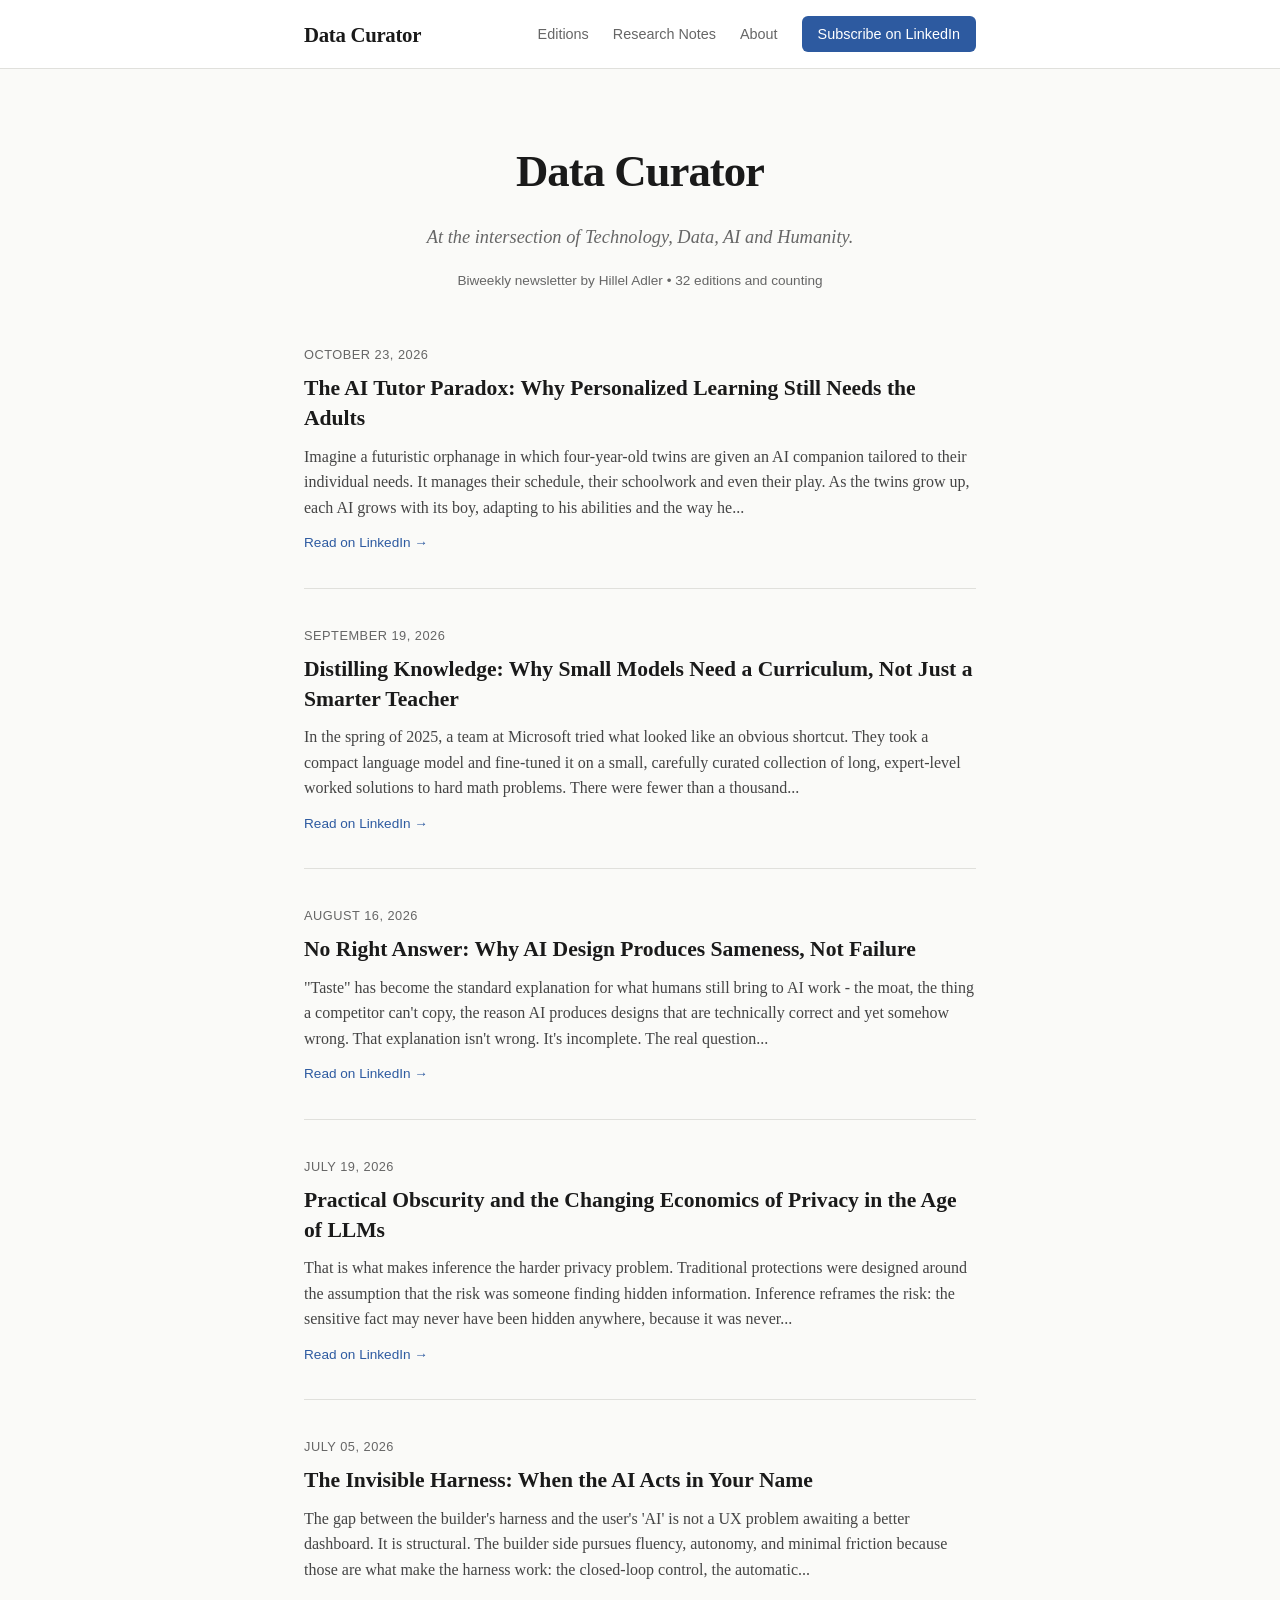
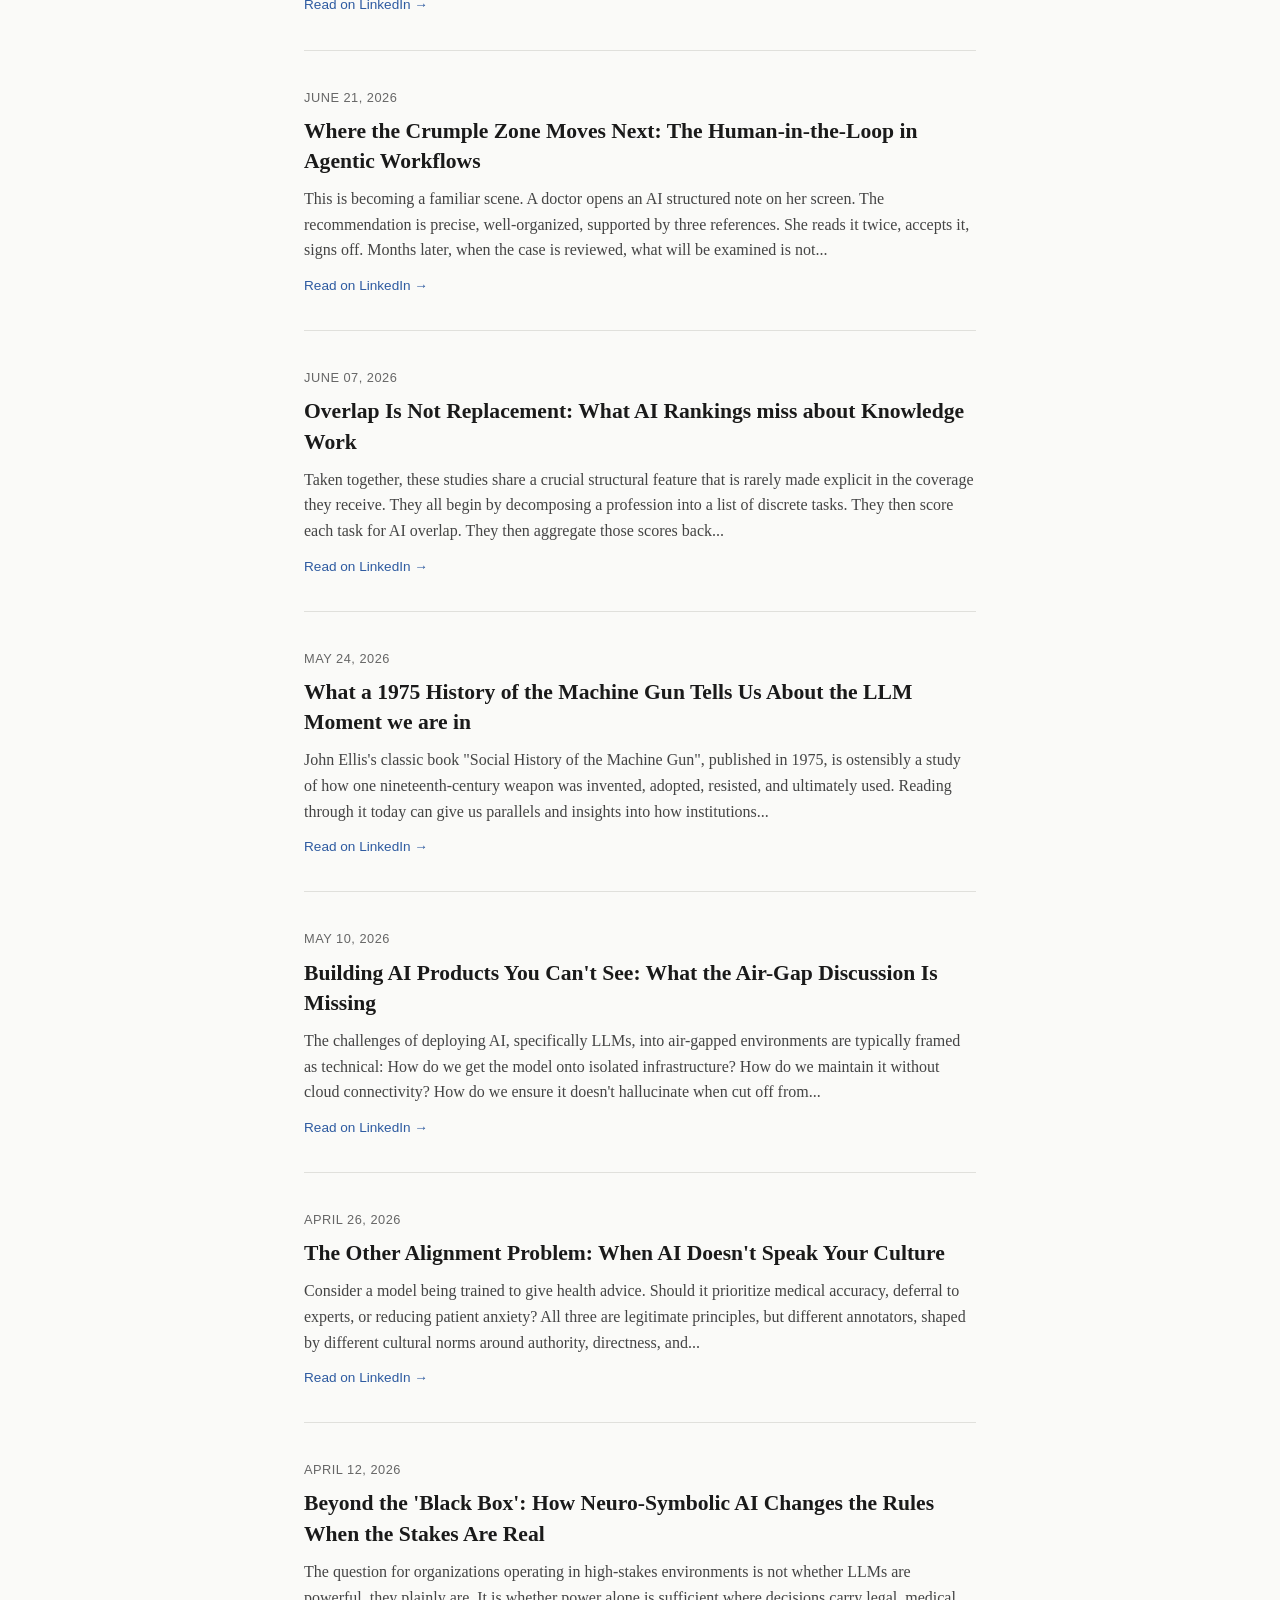
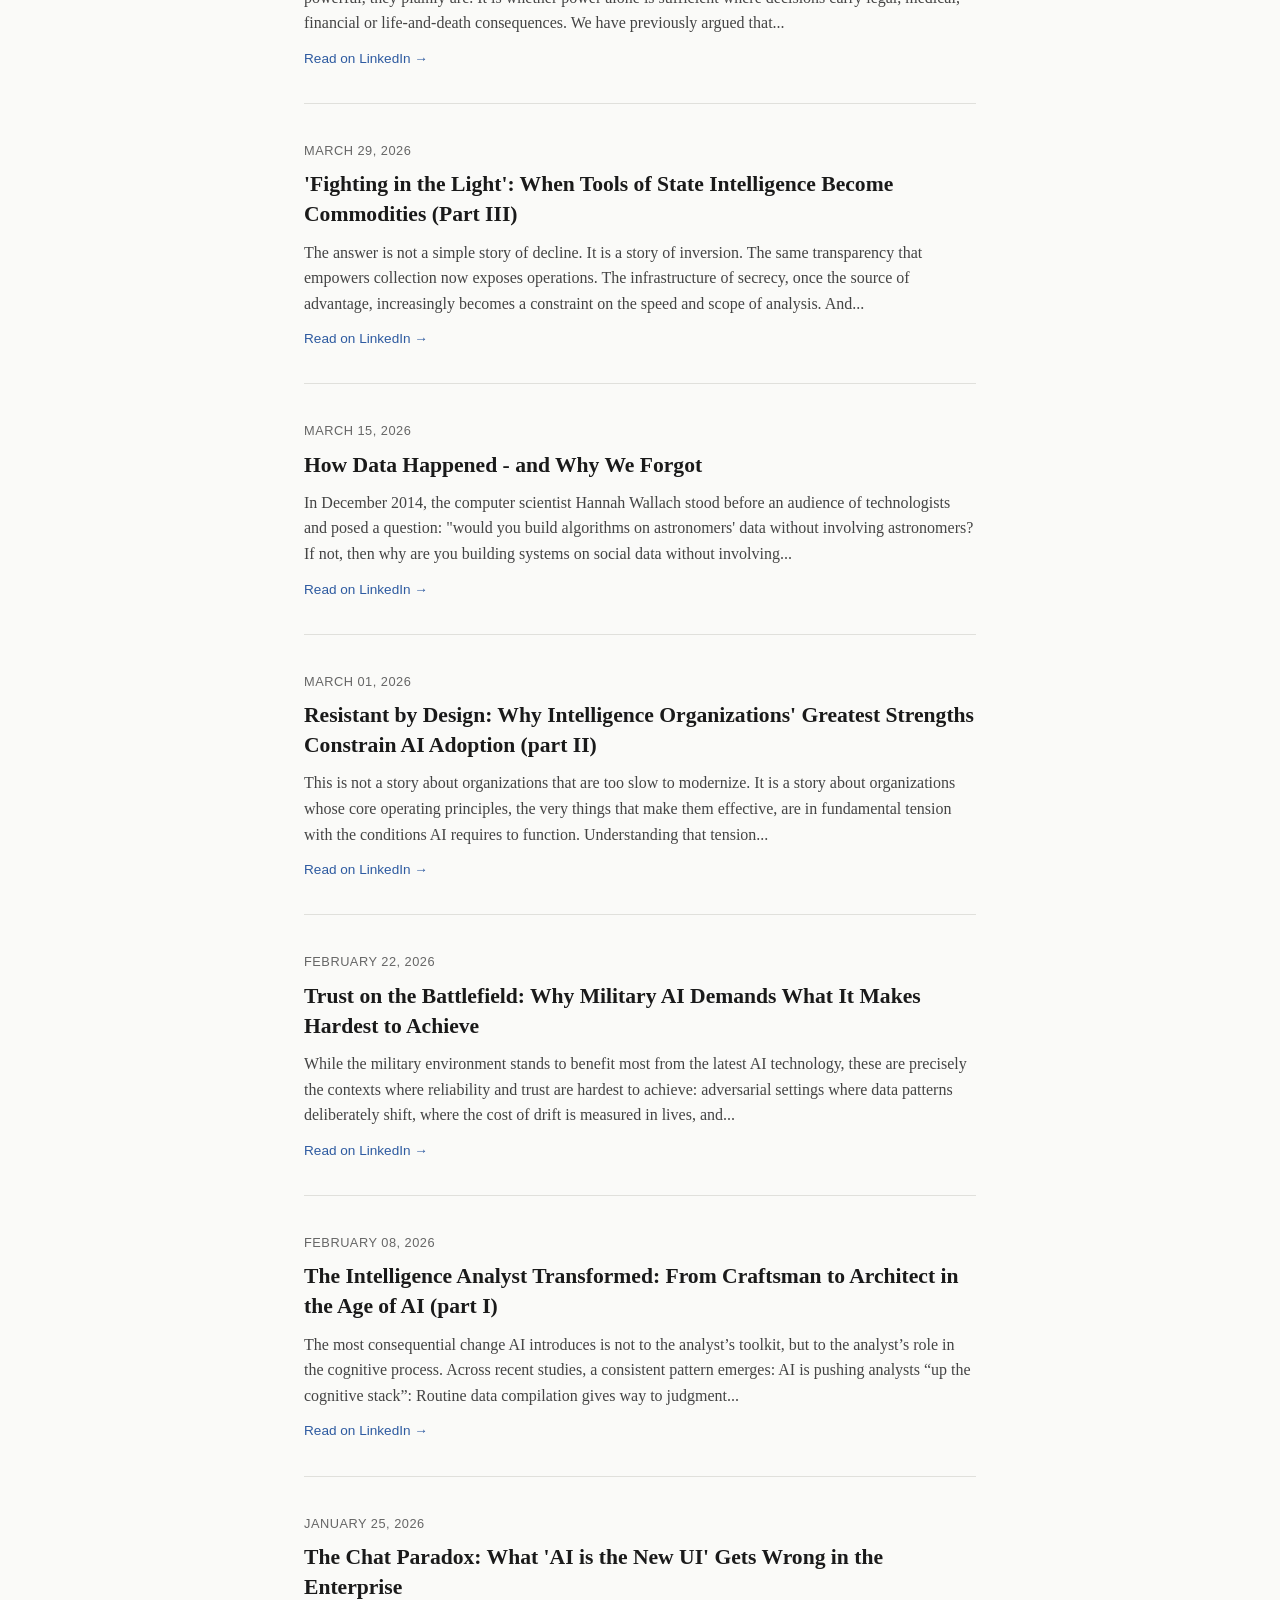
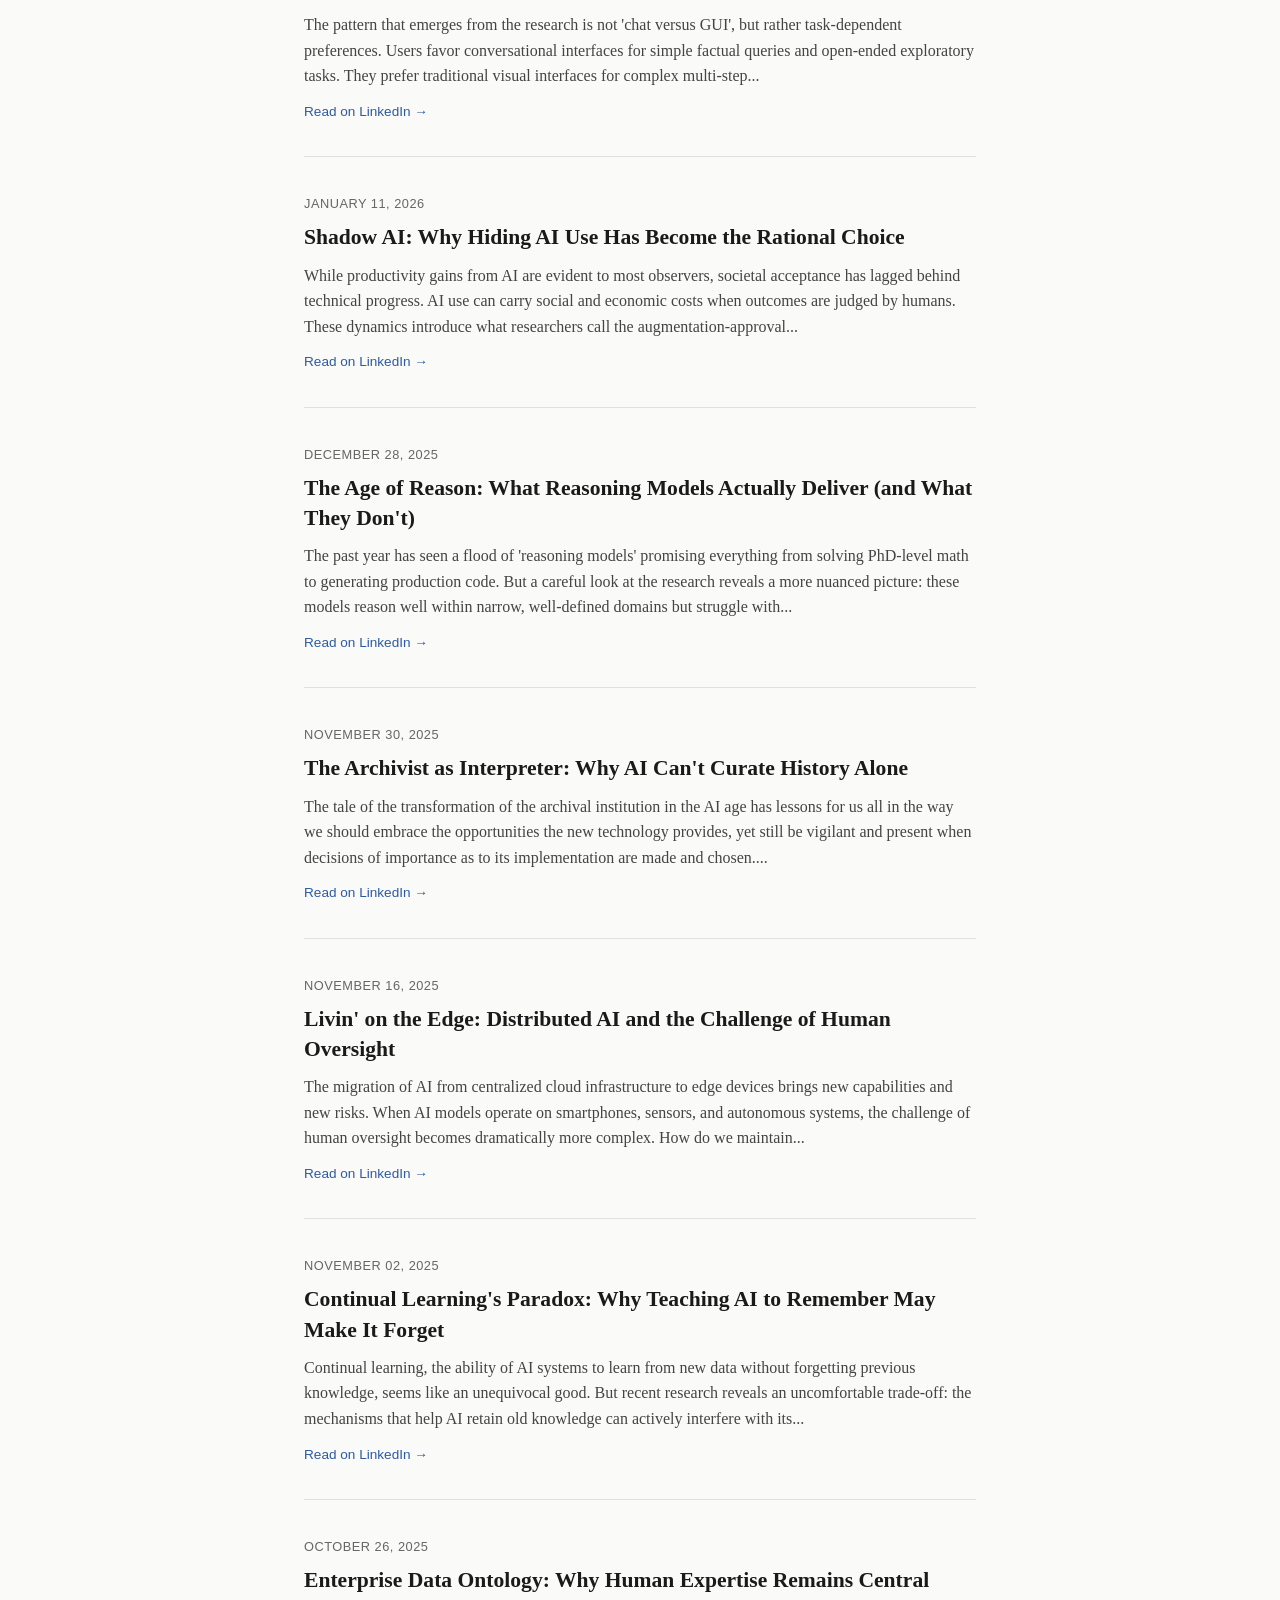
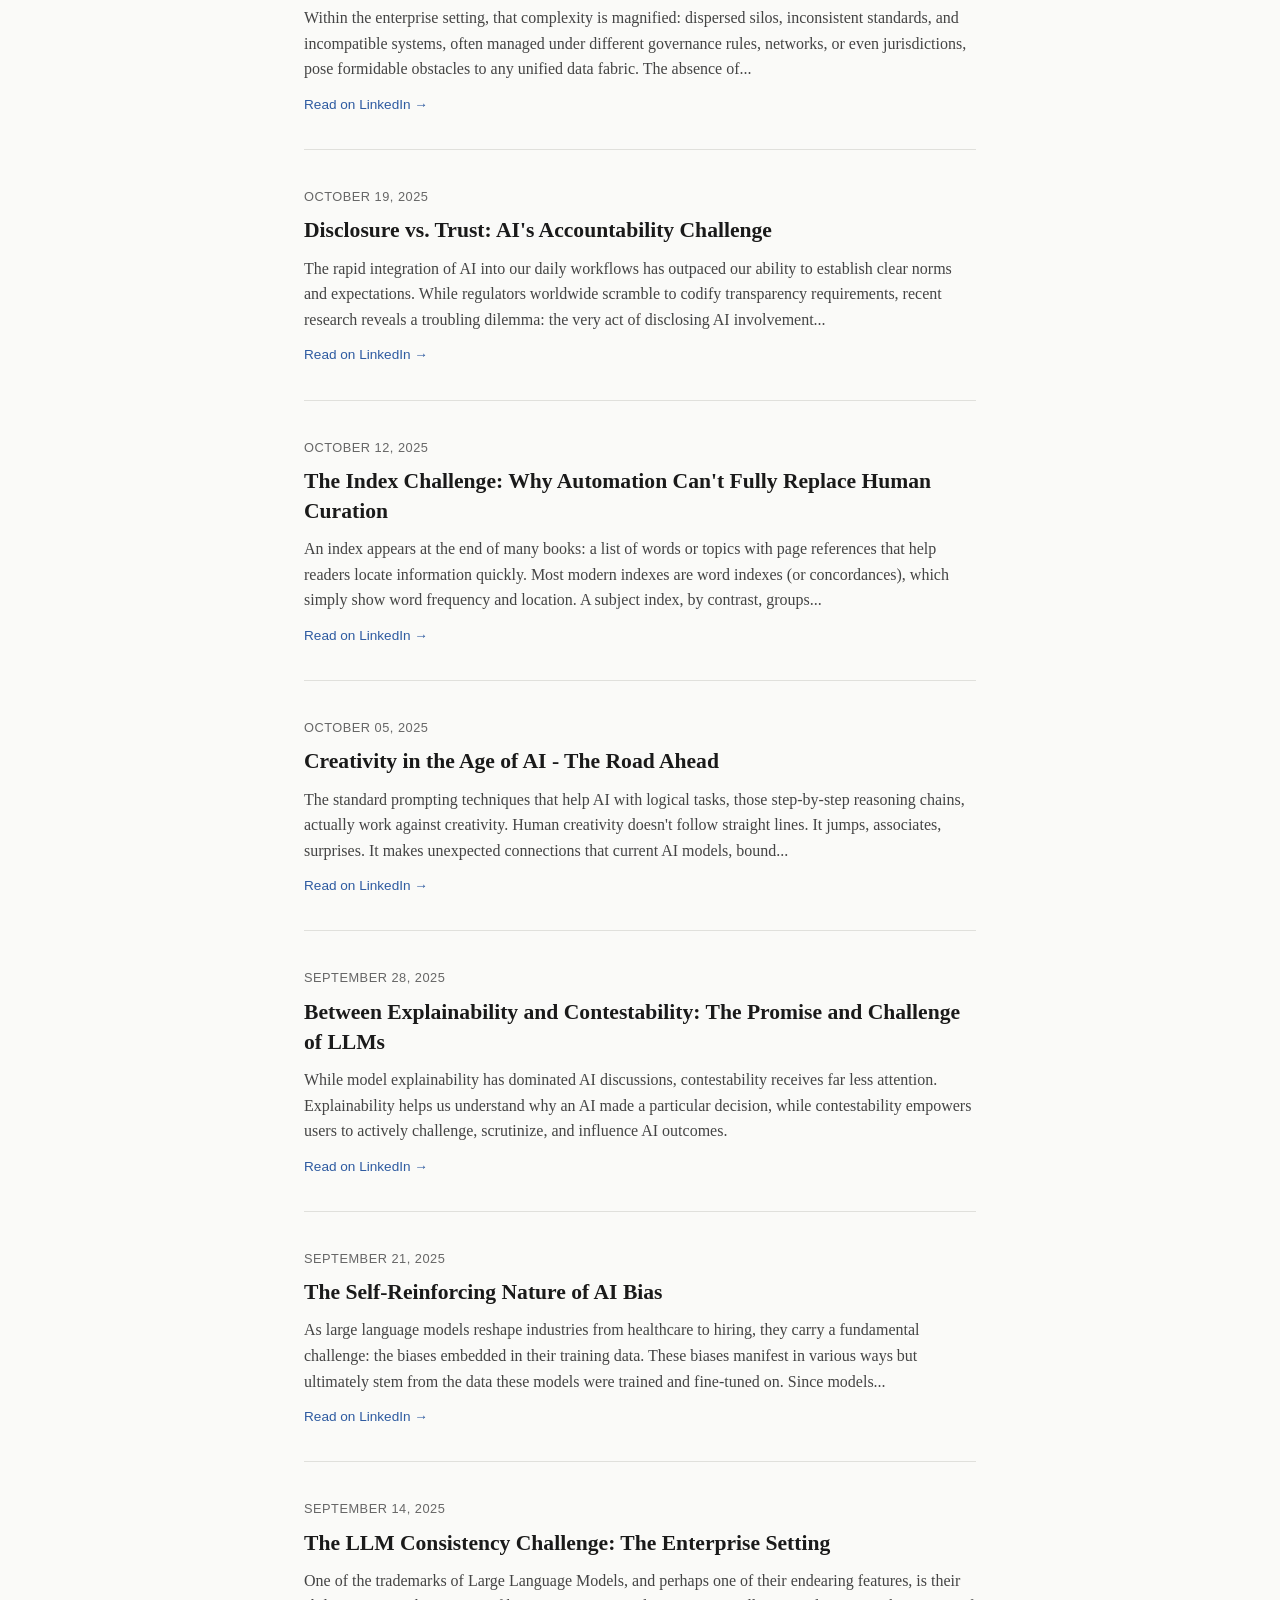
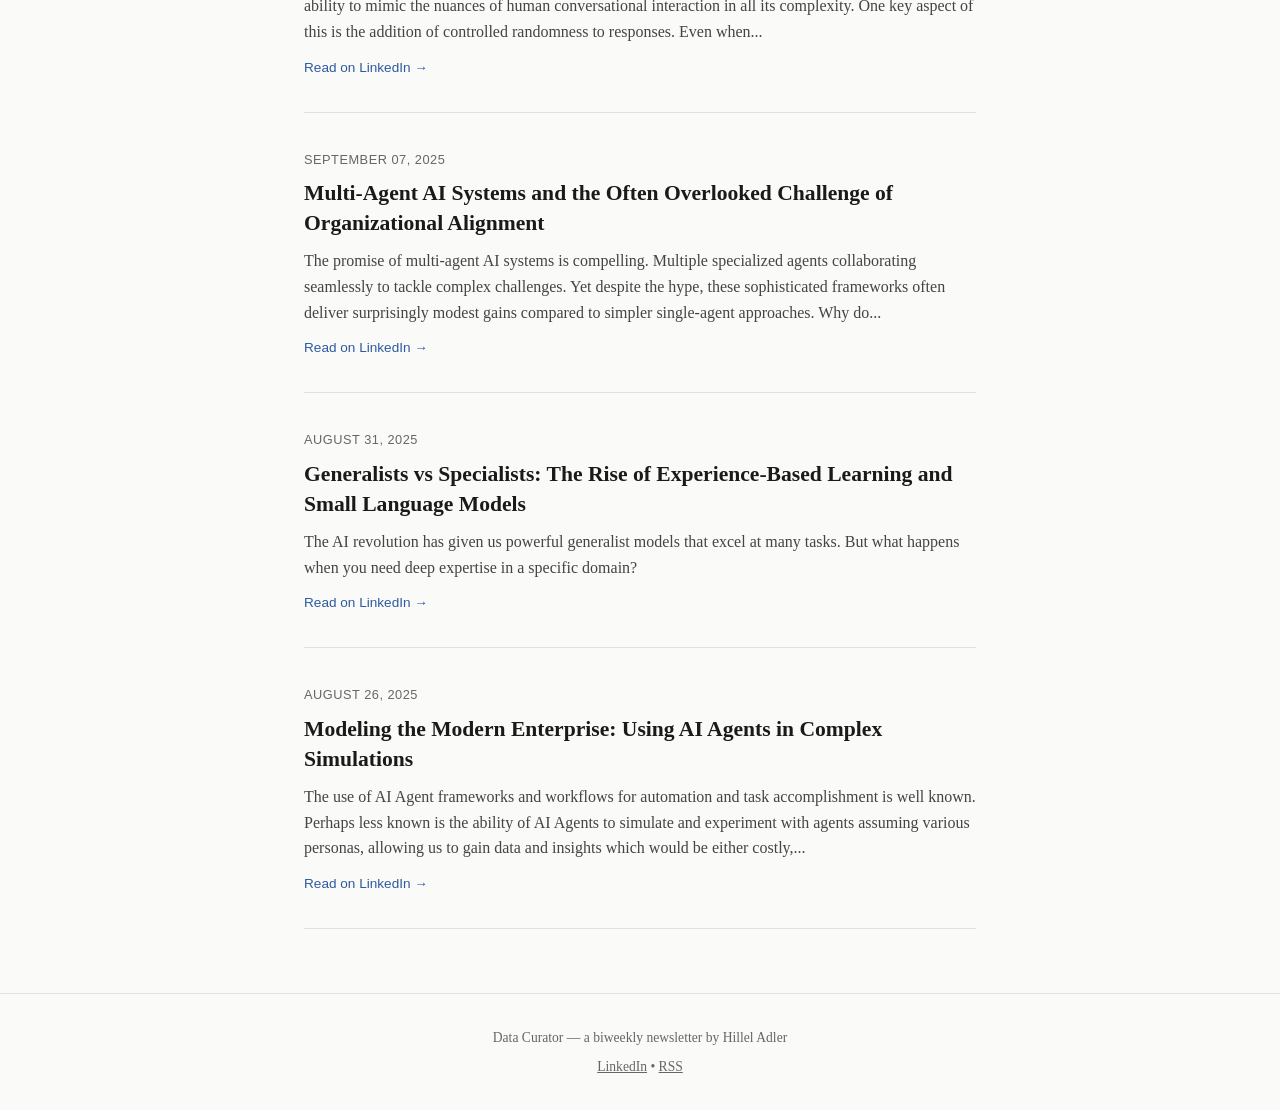
<file: index.html>
<!DOCTYPE html>
<html lang="en">
<head>
  <meta charset="UTF-8">
  <meta name="viewport" content="width=device-width, initial-scale=1.0">
  <meta http-equiv="Content-Security-Policy" content="default-src 'self'; script-src 'self' https://gc.zgo.at; img-src 'self' data: https://data-curator.goatcounter.com; style-src 'self' 'unsafe-inline' https://fonts.googleapis.com; font-src 'self' https://fonts.gstatic.com; connect-src https://data-curator.goatcounter.com; frame-ancestors 'none'; base-uri 'self'; form-action 'none';">
  <meta http-equiv="X-Content-Type-Options" content="nosniff">
  <meta http-equiv="Referrer-Policy" content="strict-origin-when-cross-origin">
  <title>Data Curator</title>
  <link rel="preconnect" href="https://fonts.googleapis.com">
  <link rel="preconnect" href="https://fonts.gstatic.com" crossorigin>
  <link rel="stylesheet" href="https://fonts.googleapis.com/css2?family=Archivo+Narrow:wght@500;600;700&family=IBM+Plex+Mono:wght@400;500&family=Public+Sans:wght@400;500;600&display=swap">
  <link rel="stylesheet" href="/style.css?v=b41d4c2">
  <link rel="alternate" type="application/rss+xml" title="Data Curator RSS" href="https://rss.app/feeds/kDpYVwGCRAAz6UXc.xml">
  <meta name="description" content="At the intersection of Technology, Data, Intelligence, Analysis, AI and Humanity.">
</head>
<body>
  <nav>
    <div class="nav-inner">
      <a href="/" class="logo">Data Curator</a>
      <div class="nav-links">
        <a href="/">Editions</a>
        <a href="/research/">Research Notes</a>
        <a href="/about">About</a>
        <a href="https://www.linkedin.com/newsletters/data-curator-7365797519051677698" class="subscribe-btn">Subscribe on LinkedIn</a>
      </div>
    </div>
  </nav>

  <main>
    
<header class="hero">
  <h1>Data Curator</h1>
  <p class="tagline">At the intersection of Technology, Data, AI and Humanity.</p>
  <p class="meta">Biweekly newsletter by Hillel Adler • 32 editions and counting</p>
</header>

<section class="editions">
  
  <article class="edition">
    <time datetime="2026-10-23">October 23, 2026</time>
    <h2><a href="https://www.linkedin.com/pulse/ai-tutor-paradox-why-personalized-learning-still-needs-hillel-adler-shkif/">The AI Tutor Paradox: Why Personalized Learning Still Needs the Adults</a></h2>
    <p class="excerpt">Imagine a futuristic orphanage in which four-year-old twins are given an AI companion tailored to their individual needs. It manages their schedule, their schoolwork and even their play. As the twins grow up, each AI grows with its boy, adapting to his abilities and the way he...</p>
    <a href="https://www.linkedin.com/pulse/ai-tutor-paradox-why-personalized-learning-still-needs-hillel-adler-shkif/" class="read-more">Read on LinkedIn →</a>
  </article>
  
  <article class="edition">
    <time datetime="2026-09-19">September 19, 2026</time>
    <h2><a href="https://www.linkedin.com/pulse/distilling-knowledge-why-small-models-need-curriculum-hillel-adler-bnvgf/">Distilling Knowledge: Why Small Models Need a Curriculum, Not Just a Smarter Teacher</a></h2>
    <p class="excerpt">In the spring of 2025, a team at Microsoft tried what looked like an obvious shortcut. They took a compact language model and fine-tuned it on a small, carefully curated collection of long, expert-level worked solutions to hard math problems. There were fewer than a thousand...</p>
    <a href="https://www.linkedin.com/pulse/distilling-knowledge-why-small-models-need-curriculum-hillel-adler-bnvgf/" class="read-more">Read on LinkedIn →</a>
  </article>
  
  <article class="edition">
    <time datetime="2026-08-16">August 16, 2026</time>
    <h2><a href="https://www.linkedin.com/pulse/right-answer-why-ai-design-produces-sameness-failure-hillel-adler-alnmf">No Right Answer: Why AI Design Produces Sameness, Not Failure</a></h2>
    <p class="excerpt">&quot;Taste&quot; has become the standard explanation for what humans still bring to AI work - the moat, the thing a competitor can&#39;t copy, the reason AI produces designs that are technically correct and yet somehow wrong. That explanation isn&#39;t wrong. It&#39;s incomplete. The real question...</p>
    <a href="https://www.linkedin.com/pulse/right-answer-why-ai-design-produces-sameness-failure-hillel-adler-alnmf" class="read-more">Read on LinkedIn →</a>
  </article>
  
  <article class="edition">
    <time datetime="2026-07-19">July 19, 2026</time>
    <h2><a href="https://www.linkedin.com/pulse/practical-obscurity-changing-economics-privacy-age-llms-hillel-adler-e9oxf/">Practical Obscurity and the Changing Economics of Privacy in the Age of LLMs</a></h2>
    <p class="excerpt">That is what makes inference the harder privacy problem. Traditional protections were designed around the assumption that the risk was someone finding hidden information. Inference reframes the risk: the sensitive fact may never have been hidden anywhere, because it was never...</p>
    <a href="https://www.linkedin.com/pulse/practical-obscurity-changing-economics-privacy-age-llms-hillel-adler-e9oxf/" class="read-more">Read on LinkedIn →</a>
  </article>
  
  <article class="edition">
    <time datetime="2026-07-05">July 05, 2026</time>
    <h2><a href="https://www.linkedin.com/pulse/invisible-harness-when-ai-acts-your-name-hillel-adler-vou6f">The Invisible Harness: When the AI Acts in Your Name</a></h2>
    <p class="excerpt">The gap between the builder&#39;s harness and the user&#39;s &#39;AI&#39; is not a UX problem awaiting a better dashboard. It is structural. The builder side pursues fluency, autonomy, and minimal friction because those are what make the harness work: the closed-loop control, the automatic...</p>
    <a href="https://www.linkedin.com/pulse/invisible-harness-when-ai-acts-your-name-hillel-adler-vou6f" class="read-more">Read on LinkedIn →</a>
  </article>
  
  <article class="edition">
    <time datetime="2026-06-21">June 21, 2026</time>
    <h2><a href="https://www.linkedin.com/pulse/where-crumple-zone-moves-next-human-in-the-loop-agentic-hillel-adler-ioojf/">Where the Crumple Zone Moves Next: The Human-in-the-Loop in Agentic Workflows</a></h2>
    <p class="excerpt">This is becoming a familiar scene. A doctor opens an AI structured note on her screen. The recommendation is precise, well-organized, supported by three references. She reads it twice, accepts it, signs off. Months later, when the case is reviewed, what will be examined is not...</p>
    <a href="https://www.linkedin.com/pulse/where-crumple-zone-moves-next-human-in-the-loop-agentic-hillel-adler-ioojf/" class="read-more">Read on LinkedIn →</a>
  </article>
  
  <article class="edition">
    <time datetime="2026-06-07">June 07, 2026</time>
    <h2><a href="https://www.linkedin.com/pulse/overlap-replacement-what-ai-rankings-miss-knowledge-work-hillel-adler-gzbhf">Overlap Is Not Replacement: What AI Rankings miss about Knowledge Work</a></h2>
    <p class="excerpt">Taken together, these studies share a crucial structural feature that is rarely made explicit in the coverage they receive. They all begin by decomposing a profession into a list of discrete tasks. They then score each task for AI overlap. They then aggregate those scores back...</p>
    <a href="https://www.linkedin.com/pulse/overlap-replacement-what-ai-rankings-miss-knowledge-work-hillel-adler-gzbhf" class="read-more">Read on LinkedIn →</a>
  </article>
  
  <article class="edition">
    <time datetime="2026-05-24">May 24, 2026</time>
    <h2><a href="https://www.linkedin.com/pulse/what-1975-history-machine-gun-tells-us-llm-moment-we-hillel-adler-c19ff">What a 1975 History of the Machine Gun Tells Us About the LLM Moment we are in</a></h2>
    <p class="excerpt">John Ellis&#39;s classic book &quot;Social History of the Machine Gun&quot;, published in 1975, is ostensibly a study of how one nineteenth-century weapon was invented, adopted, resisted, and ultimately used. Reading through it today can give us parallels and insights into how institutions...</p>
    <a href="https://www.linkedin.com/pulse/what-1975-history-machine-gun-tells-us-llm-moment-we-hillel-adler-c19ff" class="read-more">Read on LinkedIn →</a>
  </article>
  
  <article class="edition">
    <time datetime="2026-05-10">May 10, 2026</time>
    <h2><a href="https://www.linkedin.com/pulse/building-ai-products-you-cant-see-what-air-gap-discussion-adler-hv22e">Building AI Products You Can&#39;t See: What the Air-Gap Discussion Is Missing</a></h2>
    <p class="excerpt">The challenges of deploying AI, specifically LLMs, into air-gapped environments are typically framed as technical: How do we get the model onto isolated infrastructure? How do we maintain it without cloud connectivity? How do we ensure it doesn&#39;t hallucinate when cut off from...</p>
    <a href="https://www.linkedin.com/pulse/building-ai-products-you-cant-see-what-air-gap-discussion-adler-hv22e" class="read-more">Read on LinkedIn →</a>
  </article>
  
  <article class="edition">
    <time datetime="2026-04-26">April 26, 2026</time>
    <h2><a href="https://www.linkedin.com/pulse/other-alignment-problem-when-ai-doesnt-speak-your-culture-adler-vae6f">The Other Alignment Problem: When AI Doesn&#39;t Speak Your Culture</a></h2>
    <p class="excerpt">Consider a model being trained to give health advice. Should it prioritize medical accuracy, deferral to experts, or reducing patient anxiety? All three are legitimate principles, but different annotators, shaped by different cultural norms around authority, directness, and...</p>
    <a href="https://www.linkedin.com/pulse/other-alignment-problem-when-ai-doesnt-speak-your-culture-adler-vae6f" class="read-more">Read on LinkedIn →</a>
  </article>
  
  <article class="edition">
    <time datetime="2026-04-12">April 12, 2026</time>
    <h2><a href="https://www.linkedin.com/pulse/beyond-black-box-how-neuro-symbolic-ai-changes-rules-when-adler-tgcbf">Beyond the &#39;Black Box&#39;: How Neuro-Symbolic AI Changes the Rules When the Stakes Are Real</a></h2>
    <p class="excerpt">The question for organizations operating in high-stakes environments is not whether LLMs are powerful, they plainly are. It is whether power alone is sufficient where decisions carry legal, medical, financial or life-and-death consequences. We have previously argued that...</p>
    <a href="https://www.linkedin.com/pulse/beyond-black-box-how-neuro-symbolic-ai-changes-rules-when-adler-tgcbf" class="read-more">Read on LinkedIn →</a>
  </article>
  
  <article class="edition">
    <time datetime="2026-03-29">March 29, 2026</time>
    <h2><a href="https://www.linkedin.com/pulse/fighting-light-when-tools-state-intelligence-become-part-hillel-adler-p4ptf">&#39;Fighting in the Light&#39;: When Tools of State Intelligence Become Commodities (Part III)</a></h2>
    <p class="excerpt">The answer is not a simple story of decline. It is a story of inversion. The same transparency that empowers collection now exposes operations. The infrastructure of secrecy, once the source of advantage, increasingly becomes a constraint on the speed and scope of analysis. And...</p>
    <a href="https://www.linkedin.com/pulse/fighting-light-when-tools-state-intelligence-become-part-hillel-adler-p4ptf" class="read-more">Read on LinkedIn →</a>
  </article>
  
  <article class="edition">
    <time datetime="2026-03-15">March 15, 2026</time>
    <h2><a href="https://www.linkedin.com/pulse/how-data-happened-why-we-forgot-hillel-adler-cj3wf">How Data Happened - and Why We Forgot</a></h2>
    <p class="excerpt">In December 2014, the computer scientist Hannah Wallach stood before an audience of technologists and posed a question: &quot;would you build algorithms on astronomers&#39; data without involving astronomers? If not, then why are you building systems on social data without involving...</p>
    <a href="https://www.linkedin.com/pulse/how-data-happened-why-we-forgot-hillel-adler-cj3wf" class="read-more">Read on LinkedIn →</a>
  </article>
  
  <article class="edition">
    <time datetime="2026-03-01">March 01, 2026</time>
    <h2><a href="https://www.linkedin.com/pulse/resistant-design-why-intelligence-organizations-greatest-hillel-adler-kijff">Resistant by Design: Why Intelligence Organizations&#39; Greatest Strengths Constrain AI Adoption (part II)</a></h2>
    <p class="excerpt">This is not a story about organizations that are too slow to modernize. It is a story about organizations whose core operating principles, the very things that make them effective, are in fundamental tension with the conditions AI requires to function. Understanding that tension...</p>
    <a href="https://www.linkedin.com/pulse/resistant-design-why-intelligence-organizations-greatest-hillel-adler-kijff" class="read-more">Read on LinkedIn →</a>
  </article>
  
  <article class="edition">
    <time datetime="2026-02-22">February 22, 2026</time>
    <h2><a href="https://www.linkedin.com/pulse/trust-battlefield-why-military-ai-demands-what-makes-hardest-adler-smqqf">Trust on the Battlefield: Why Military AI Demands What It Makes Hardest to Achieve</a></h2>
    <p class="excerpt">While the military environment stands to benefit most from the latest AI technology, these are precisely the contexts where reliability and trust are hardest to achieve: adversarial settings where data patterns deliberately shift, where the cost of drift is measured in lives, and...</p>
    <a href="https://www.linkedin.com/pulse/trust-battlefield-why-military-ai-demands-what-makes-hardest-adler-smqqf" class="read-more">Read on LinkedIn →</a>
  </article>
  
  <article class="edition">
    <time datetime="2026-02-08">February 08, 2026</time>
    <h2><a href="https://www.linkedin.com/pulse/intelligence-analyst-transformed-from-craftsman-architect-adler-oqwxf">The Intelligence Analyst Transformed: From Craftsman to Architect in the Age of AI (part I)</a></h2>
    <p class="excerpt">The most consequential change AI introduces is not to the analyst’s toolkit, but to the analyst’s role in the cognitive process. Across recent studies, a consistent pattern emerges: AI is pushing analysts “up the cognitive stack”: Routine data compilation gives way to judgment...</p>
    <a href="https://www.linkedin.com/pulse/intelligence-analyst-transformed-from-craftsman-architect-adler-oqwxf" class="read-more">Read on LinkedIn →</a>
  </article>
  
  <article class="edition">
    <time datetime="2026-01-25">January 25, 2026</time>
    <h2><a href="https://www.linkedin.com/pulse/chat-paradox-what-ai-new-ui-gets-wrong-enterprise-hillel-adler-cissf">The Chat Paradox: What &#39;AI is the New UI&#39; Gets Wrong in the Enterprise</a></h2>
    <p class="excerpt">The pattern that emerges from the research is not &#39;chat versus GUI&#39;, but rather task-dependent preferences. Users favor conversational interfaces for simple factual queries and open-ended exploratory tasks. They prefer traditional visual interfaces for complex multi-step...</p>
    <a href="https://www.linkedin.com/pulse/chat-paradox-what-ai-new-ui-gets-wrong-enterprise-hillel-adler-cissf" class="read-more">Read on LinkedIn →</a>
  </article>
  
  <article class="edition">
    <time datetime="2026-01-11">January 11, 2026</time>
    <h2><a href="https://www.linkedin.com/pulse/shadow-ai-why-hiding-use-has-become-rational-choice-hillel-adler-bsjnf">Shadow AI: Why Hiding AI Use Has Become the Rational Choice</a></h2>
    <p class="excerpt">While productivity gains from AI are evident to most observers, societal acceptance has lagged behind technical progress. AI use can carry social and economic costs when outcomes are judged by humans. These dynamics introduce what researchers call the augmentation-approval...</p>
    <a href="https://www.linkedin.com/pulse/shadow-ai-why-hiding-use-has-become-rational-choice-hillel-adler-bsjnf" class="read-more">Read on LinkedIn →</a>
  </article>
  
  <article class="edition">
    <time datetime="2025-12-28">December 28, 2025</time>
    <h2><a href="https://www.linkedin.com/pulse/age-reason-what-reasoning-models-actually-deliver-dont-hillel-adler-09bhf">The Age of Reason: What Reasoning Models Actually Deliver (and What They Don&#39;t)</a></h2>
    <p class="excerpt">The past year has seen a flood of &#39;reasoning models&#39; promising everything from solving PhD-level math to generating production code. But a careful look at the research reveals a more nuanced picture: these models reason well within narrow, well-defined domains but struggle with...</p>
    <a href="https://www.linkedin.com/pulse/age-reason-what-reasoning-models-actually-deliver-dont-hillel-adler-09bhf" class="read-more">Read on LinkedIn →</a>
  </article>
  
  <article class="edition">
    <time datetime="2025-11-30">November 30, 2025</time>
    <h2><a href="https://www.linkedin.com/pulse/archivist-interpreter-machines-dont-know-humans-do-hillel-adler-y9odf">The Archivist as Interpreter: Why AI Can&#39;t Curate History Alone</a></h2>
    <p class="excerpt">The tale of the transformation of the archival institution in the AI age has lessons for us all in the way we should embrace the opportunities the new technology provides, yet still be vigilant and present when decisions of importance as to its implementation are made and chosen....</p>
    <a href="https://www.linkedin.com/pulse/archivist-interpreter-machines-dont-know-humans-do-hillel-adler-y9odf" class="read-more">Read on LinkedIn →</a>
  </article>
  
  <article class="edition">
    <time datetime="2025-11-16">November 16, 2025</time>
    <h2><a href="https://www.linkedin.com/pulse/livin-edge-distributed-ai-challenge-human-oversight-hillel-adler-xifcf">Livin&#39; on the Edge: Distributed AI and the Challenge of Human Oversight</a></h2>
    <p class="excerpt">The migration of AI from centralized cloud infrastructure to edge devices brings new capabilities and new risks. When AI models operate on smartphones, sensors, and autonomous systems, the challenge of human oversight becomes dramatically more complex. How do we maintain...</p>
    <a href="https://www.linkedin.com/pulse/livin-edge-distributed-ai-challenge-human-oversight-hillel-adler-xifcf" class="read-more">Read on LinkedIn →</a>
  </article>
  
  <article class="edition">
    <time datetime="2025-11-02">November 02, 2025</time>
    <h2><a href="https://www.linkedin.com/pulse/continual-learnings-paradox-why-teaching-ai-remember-may-hillel-adler-ao8bf">Continual Learning&#39;s Paradox: Why Teaching AI to Remember May Make It Forget</a></h2>
    <p class="excerpt">Continual learning, the ability of AI systems to learn from new data without forgetting previous knowledge, seems like an unequivocal good. But recent research reveals an uncomfortable trade-off: the mechanisms that help AI retain old knowledge can actively interfere with its...</p>
    <a href="https://www.linkedin.com/pulse/continual-learnings-paradox-why-teaching-ai-remember-may-hillel-adler-ao8bf" class="read-more">Read on LinkedIn →</a>
  </article>
  
  <article class="edition">
    <time datetime="2025-10-26">October 26, 2025</time>
    <h2><a href="https://www.linkedin.com/pulse/enterprise-data-ontology-why-human-expertise-remains-central-adler-i6rtf/">Enterprise Data Ontology: Why Human Expertise Remains Central</a></h2>
    <p class="excerpt">Within the enterprise setting, that complexity is magnified: dispersed silos, inconsistent standards, and incompatible systems, often managed under different governance rules, networks, or even jurisdictions, pose formidable obstacles to any unified data fabric. The absence of...</p>
    <a href="https://www.linkedin.com/pulse/enterprise-data-ontology-why-human-expertise-remains-central-adler-i6rtf/" class="read-more">Read on LinkedIn →</a>
  </article>
  
  <article class="edition">
    <time datetime="2025-10-19">October 19, 2025</time>
    <h2><a href="https://www.linkedin.com/pulse/disclosure-vs-trust-ais-accountability-challenge-hillel-adler-7icaf/">Disclosure vs. Trust: AI&#39;s Accountability Challenge</a></h2>
    <p class="excerpt">The rapid integration of AI into our daily workflows has outpaced our ability to establish clear norms and expectations. While regulators worldwide scramble to codify transparency requirements, recent research reveals a troubling dilemma: the very act of disclosing AI involvement...</p>
    <a href="https://www.linkedin.com/pulse/disclosure-vs-trust-ais-accountability-challenge-hillel-adler-7icaf/" class="read-more">Read on LinkedIn →</a>
  </article>
  
  <article class="edition">
    <time datetime="2025-10-12">October 12, 2025</time>
    <h2><a href="https://www.linkedin.com/pulse/index-challenge-why-automation-cant-fully-replace-human-hillel-adler-nvjaf/">The Index Challenge: Why Automation Can&#39;t Fully Replace Human Curation</a></h2>
    <p class="excerpt">An index appears at the end of many books: a list of words or topics with page references that help readers locate information quickly. Most modern indexes are word indexes (or concordances), which simply show word frequency and location. A subject index, by contrast, groups...</p>
    <a href="https://www.linkedin.com/pulse/index-challenge-why-automation-cant-fully-replace-human-hillel-adler-nvjaf/" class="read-more">Read on LinkedIn →</a>
  </article>
  
  <article class="edition">
    <time datetime="2025-10-05">October 05, 2025</time>
    <h2><a href="https://www.linkedin.com/pulse/creativity-age-ai-road-ahead-hillel-adler-xngqf/">Creativity in the Age of AI - The Road Ahead</a></h2>
    <p class="excerpt">The standard prompting techniques that help AI with logical tasks, those step-by-step reasoning chains, actually work against creativity. Human creativity doesn&#39;t follow straight lines. It jumps, associates, surprises. It makes unexpected connections that current AI models, bound...</p>
    <a href="https://www.linkedin.com/pulse/creativity-age-ai-road-ahead-hillel-adler-xngqf/" class="read-more">Read on LinkedIn →</a>
  </article>
  
  <article class="edition">
    <time datetime="2025-09-28">September 28, 2025</time>
    <h2><a href="https://www.linkedin.com/pulse/between-explainability-contestability-promise-challenge-hillel-adler-kofjf/">Between Explainability and Contestability: The Promise and Challenge of LLMs</a></h2>
    <p class="excerpt">While model explainability has dominated AI discussions, contestability receives far less attention. Explainability helps us understand why an AI made a particular decision, while contestability empowers users to actively challenge, scrutinize, and influence AI outcomes.</p>
    <a href="https://www.linkedin.com/pulse/between-explainability-contestability-promise-challenge-hillel-adler-kofjf/" class="read-more">Read on LinkedIn →</a>
  </article>
  
  <article class="edition">
    <time datetime="2025-09-21">September 21, 2025</time>
    <h2><a href="https://www.linkedin.com/pulse/self-reinforcing-nature-ai-bias-hillel-adler-53jvf/">The Self-Reinforcing Nature of AI Bias</a></h2>
    <p class="excerpt">As large language models reshape industries from healthcare to hiring, they carry a fundamental challenge: the biases embedded in their training data. These biases manifest in various ways but ultimately stem from the data these models were trained and fine-tuned on. Since models...</p>
    <a href="https://www.linkedin.com/pulse/self-reinforcing-nature-ai-bias-hillel-adler-53jvf/" class="read-more">Read on LinkedIn →</a>
  </article>
  
  <article class="edition">
    <time datetime="2025-09-14">September 14, 2025</time>
    <h2><a href="https://www.linkedin.com/pulse/llm-consistency-challenge-enterprise-setting-hillel-adler-vxgvf/">The LLM Consistency Challenge: The Enterprise Setting</a></h2>
    <p class="excerpt">One of the trademarks of Large Language Models, and perhaps one of their endearing features, is their ability to mimic the nuances of human conversational interaction in all its complexity. One key aspect of this is the addition of controlled randomness to responses. Even when...</p>
    <a href="https://www.linkedin.com/pulse/llm-consistency-challenge-enterprise-setting-hillel-adler-vxgvf/" class="read-more">Read on LinkedIn →</a>
  </article>
  
  <article class="edition">
    <time datetime="2025-09-07">September 07, 2025</time>
    <h2><a href="https://www.linkedin.com/pulse/multi-agent-ai-systems-often-overlooked-challenge-alignment-adler-gp85f/">Multi-Agent AI Systems and the Often Overlooked Challenge of Organizational Alignment</a></h2>
    <p class="excerpt">The promise of multi-agent AI systems is compelling. Multiple specialized agents collaborating seamlessly to tackle complex challenges. Yet despite the hype, these sophisticated frameworks often deliver surprisingly modest gains compared to simpler single-agent approaches. Why do...</p>
    <a href="https://www.linkedin.com/pulse/multi-agent-ai-systems-often-overlooked-challenge-alignment-adler-gp85f/" class="read-more">Read on LinkedIn →</a>
  </article>
  
  <article class="edition">
    <time datetime="2025-08-31">August 31, 2025</time>
    <h2><a href="https://www.linkedin.com/pulse/generalists-vs-specialists-rise-experience-based-learning-adler-xqaxf/">Generalists vs Specialists: The Rise of Experience-Based Learning and Small Language Models</a></h2>
    <p class="excerpt">The AI revolution has given us powerful generalist models that excel at many tasks. But what happens when you need deep expertise in a specific domain?</p>
    <a href="https://www.linkedin.com/pulse/generalists-vs-specialists-rise-experience-based-learning-adler-xqaxf/" class="read-more">Read on LinkedIn →</a>
  </article>
  
  <article class="edition">
    <time datetime="2025-08-26">August 26, 2025</time>
    <h2><a href="https://www.linkedin.com/pulse/modeling-modern-enterprise-using-ai-agents-complex-hillel-adler-55lsf">Modeling the Modern Enterprise: Using AI Agents in Complex Simulations</a></h2>
    <p class="excerpt">The use of AI Agent frameworks and workflows for automation and task accomplishment is well known. Perhaps less known is the ability of AI Agents to simulate and experiment with agents assuming various personas, allowing us to gain data and insights which would be either costly,...</p>
    <a href="https://www.linkedin.com/pulse/modeling-modern-enterprise-using-ai-agents-complex-hillel-adler-55lsf" class="read-more">Read on LinkedIn →</a>
  </article>
  
</section>

  </main>

  <footer>
    <div class="footer-inner">
      <p>Data Curator — a biweekly newsletter by Hillel Adler</p>
      <p class="footer-links">
        <a href="https://www.linkedin.com/newsletters/data-curator-7365797519051677698">LinkedIn</a> •
        <a href="https://rss.app/feeds/kDpYVwGCRAAz6UXc.xml">RSS</a>
      </p>
    </div>
  </footer>
  <script data-goatcounter="https://data-curator.goatcounter.com/count"
          async src="https://gc.zgo.at/count.js"></script>
</body>
</html>
</file>
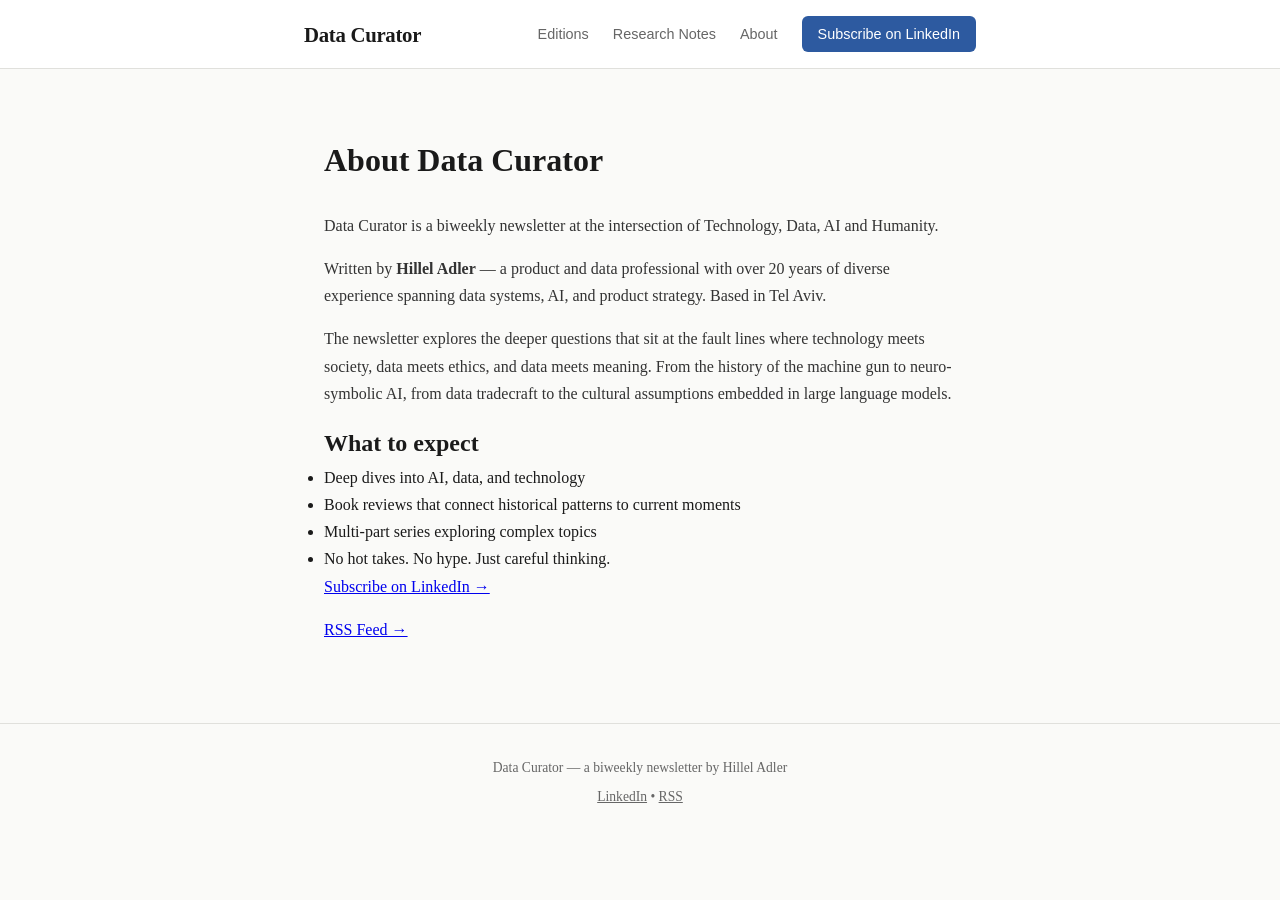
<file: about/index.html>
<!DOCTYPE html>
<html lang="en">
<head>
  <meta charset="UTF-8">
  <meta name="viewport" content="width=device-width, initial-scale=1.0">
  <meta http-equiv="Content-Security-Policy" content="default-src 'self'; script-src 'self' https://gc.zgo.at; img-src 'self' data: https://data-curator.goatcounter.com; style-src 'self' 'unsafe-inline' https://fonts.googleapis.com; font-src 'self' https://fonts.gstatic.com; connect-src https://data-curator.goatcounter.com; frame-ancestors 'none'; base-uri 'self'; form-action 'none';">
  <meta http-equiv="X-Content-Type-Options" content="nosniff">
  <meta http-equiv="Referrer-Policy" content="strict-origin-when-cross-origin">
  <title>About — Data Curator</title>
  <link rel="preconnect" href="https://fonts.googleapis.com">
  <link rel="preconnect" href="https://fonts.gstatic.com" crossorigin>
  <link rel="stylesheet" href="https://fonts.googleapis.com/css2?family=Archivo+Narrow:wght@500;600;700&family=IBM+Plex+Mono:wght@400;500&family=Public+Sans:wght@400;500;600&display=swap">
  <link rel="stylesheet" href="/style.css?v=b41d4c2">
  <link rel="alternate" type="application/rss+xml" title="Data Curator RSS" href="https://rss.app/feeds/kDpYVwGCRAAz6UXc.xml">
  <meta name="description" content="At the intersection of Technology, Data, Intelligence, Analysis, AI and Humanity.">
</head>
<body>
  <nav>
    <div class="nav-inner">
      <a href="/" class="logo">Data Curator</a>
      <div class="nav-links">
        <a href="/">Editions</a>
        <a href="/research/">Research Notes</a>
        <a href="/about">About</a>
        <a href="https://www.linkedin.com/newsletters/data-curator-7365797519051677698" class="subscribe-btn">Subscribe on LinkedIn</a>
      </div>
    </div>
  </nav>

  <main>
    <div class="about-page">
<h1>About Data Curator</h1>
<p>Data Curator is a biweekly newsletter at the intersection of Technology, Data, AI and Humanity.</p>
<p>Written by <strong>Hillel Adler</strong> — a product and data professional with over 20 years of diverse experience spanning data systems, AI, and product strategy. Based in Tel Aviv.</p>
<p>The newsletter explores the deeper questions that sit at the fault lines where technology meets society, data meets ethics, and data meets meaning. From the history of the machine gun to neuro-symbolic AI, from data tradecraft to the cultural assumptions embedded in large language models.</p>
<h2>What to expect</h2>
<ul>
<li>Deep dives into AI, data, and technology</li>
<li>Book reviews that connect historical patterns to current moments</li>
<li>Multi-part series exploring complex topics</li>
<li>No hot takes. No hype. Just careful thinking.</li>
</ul>
<p><a href="https://www.linkedin.com/newsletters/data-curator-7365797519051677698">Subscribe on LinkedIn →</a></p>
<p><a href="https://rss.app/feeds/kDpYVwGCRAAz6UXc.xml">RSS Feed →</a></p>
</div>

  </main>

  <footer>
    <div class="footer-inner">
      <p>Data Curator — a biweekly newsletter by Hillel Adler</p>
      <p class="footer-links">
        <a href="https://www.linkedin.com/newsletters/data-curator-7365797519051677698">LinkedIn</a> •
        <a href="https://rss.app/feeds/kDpYVwGCRAAz6UXc.xml">RSS</a>
      </p>
    </div>
  </footer>
  <script data-goatcounter="https://data-curator.goatcounter.com/count"
          async src="https://gc.zgo.at/count.js"></script>
</body>
</html>
</file>
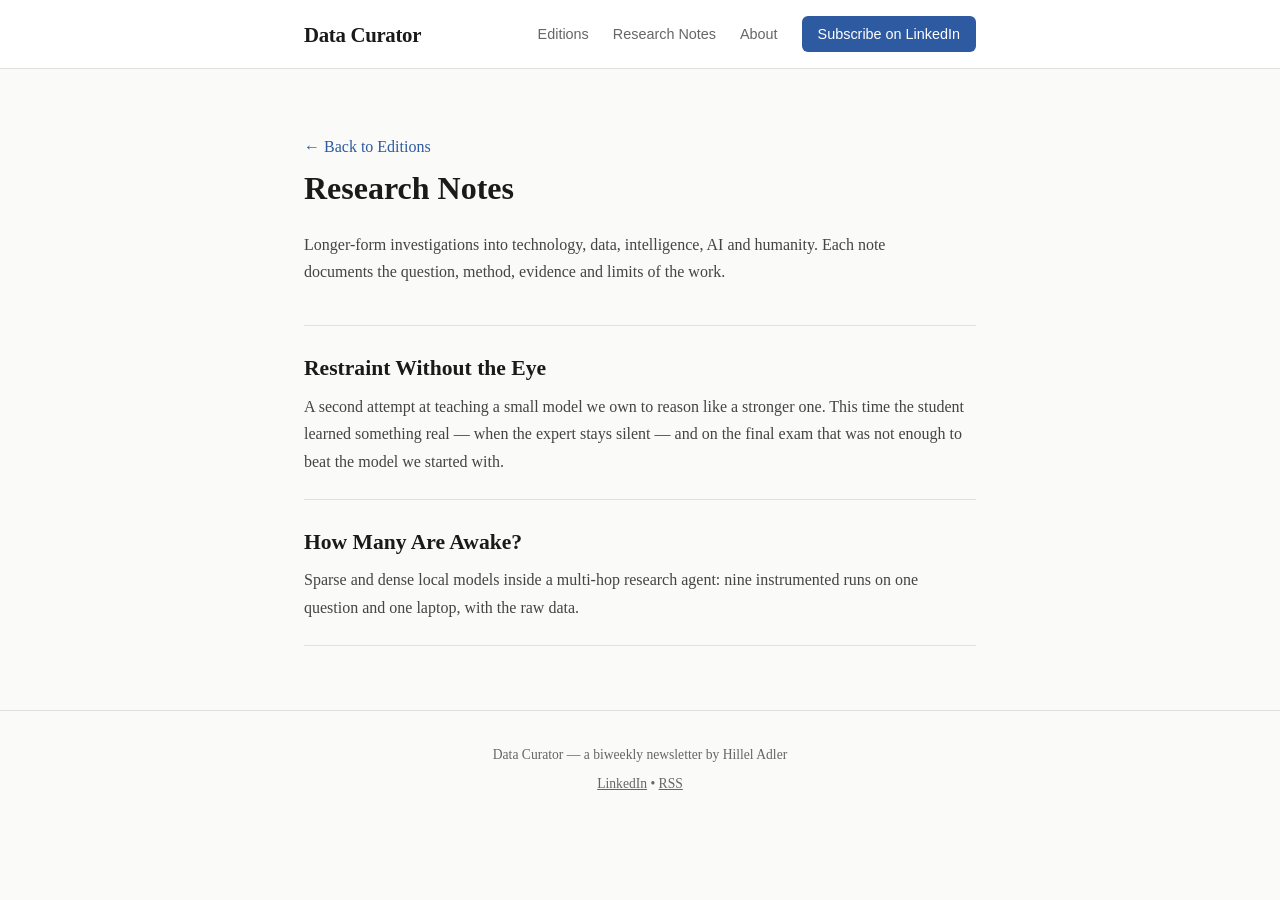
<file: research/index.html>
<!DOCTYPE html>
<html lang="en">
<head>
  <meta charset="UTF-8">
  <meta name="viewport" content="width=device-width, initial-scale=1.0">
  <meta http-equiv="Content-Security-Policy" content="default-src 'self'; script-src 'self' https://gc.zgo.at; img-src 'self' data: https://data-curator.goatcounter.com; style-src 'self' 'unsafe-inline' https://fonts.googleapis.com; font-src 'self' https://fonts.gstatic.com; connect-src https://data-curator.goatcounter.com; frame-ancestors 'none'; base-uri 'self'; form-action 'none';">
  <meta http-equiv="X-Content-Type-Options" content="nosniff">
  <meta http-equiv="Referrer-Policy" content="strict-origin-when-cross-origin">
  <title>Research Notes — Data Curator</title>
  <link rel="preconnect" href="https://fonts.googleapis.com">
  <link rel="preconnect" href="https://fonts.gstatic.com" crossorigin>
  <link rel="stylesheet" href="https://fonts.googleapis.com/css2?family=Archivo+Narrow:wght@500;600;700&family=IBM+Plex+Mono:wght@400;500&family=Public+Sans:wght@400;500;600&display=swap">
  <link rel="stylesheet" href="/style.css?v=b41d4c2">
  <link rel="alternate" type="application/rss+xml" title="Data Curator RSS" href="https://rss.app/feeds/kDpYVwGCRAAz6UXc.xml">
  <meta name="description" content="At the intersection of Technology, Data, Intelligence, Analysis, AI and Humanity.">
</head>
<body>
  <nav>
    <div class="nav-inner">
      <a href="/" class="logo">Data Curator</a>
      <div class="nav-links">
        <a href="/">Editions</a>
        <a href="/research/">Research Notes</a>
        <a href="/about">About</a>
        <a href="https://www.linkedin.com/newsletters/data-curator-7365797519051677698" class="subscribe-btn">Subscribe on LinkedIn</a>
      </div>
    </div>
  </nav>

  <main>
    
<section class="research-page">
  <p><a class="back-link" href="/">← Back to Editions</a></p>
  <h1>Research Notes</h1>
  <p class="research-intro">Longer-form investigations into technology, data, intelligence, AI and humanity. Each note documents the question, method, evidence and limits of the work.</p>

  
  <ul class="research-list">
    
    <li>
      <h2><a href="/research/restraint-without-the-eye/">Restraint Without the Eye</a></h2>
      <p>A second attempt at teaching a small model we own to reason like a stronger one. This time the student learned something real — when the expert stays silent — and on the final exam that was not enough to beat the model we started with.</p>
    </li>
    
    <li>
      <h2><a href="/research/how-many-are-awake/">How Many Are Awake?</a></h2>
      <p>Sparse and dense local models inside a multi-hop research agent: nine instrumented runs on one question and one laptop, with the raw data.</p>
    </li>
    
  </ul>
  
</section>

  </main>

  <footer>
    <div class="footer-inner">
      <p>Data Curator — a biweekly newsletter by Hillel Adler</p>
      <p class="footer-links">
        <a href="https://www.linkedin.com/newsletters/data-curator-7365797519051677698">LinkedIn</a> •
        <a href="https://rss.app/feeds/kDpYVwGCRAAz6UXc.xml">RSS</a>
      </p>
    </div>
  </footer>
  <script data-goatcounter="https://data-curator.goatcounter.com/count"
          async src="https://gc.zgo.at/count.js"></script>
</body>
</html>
</file>
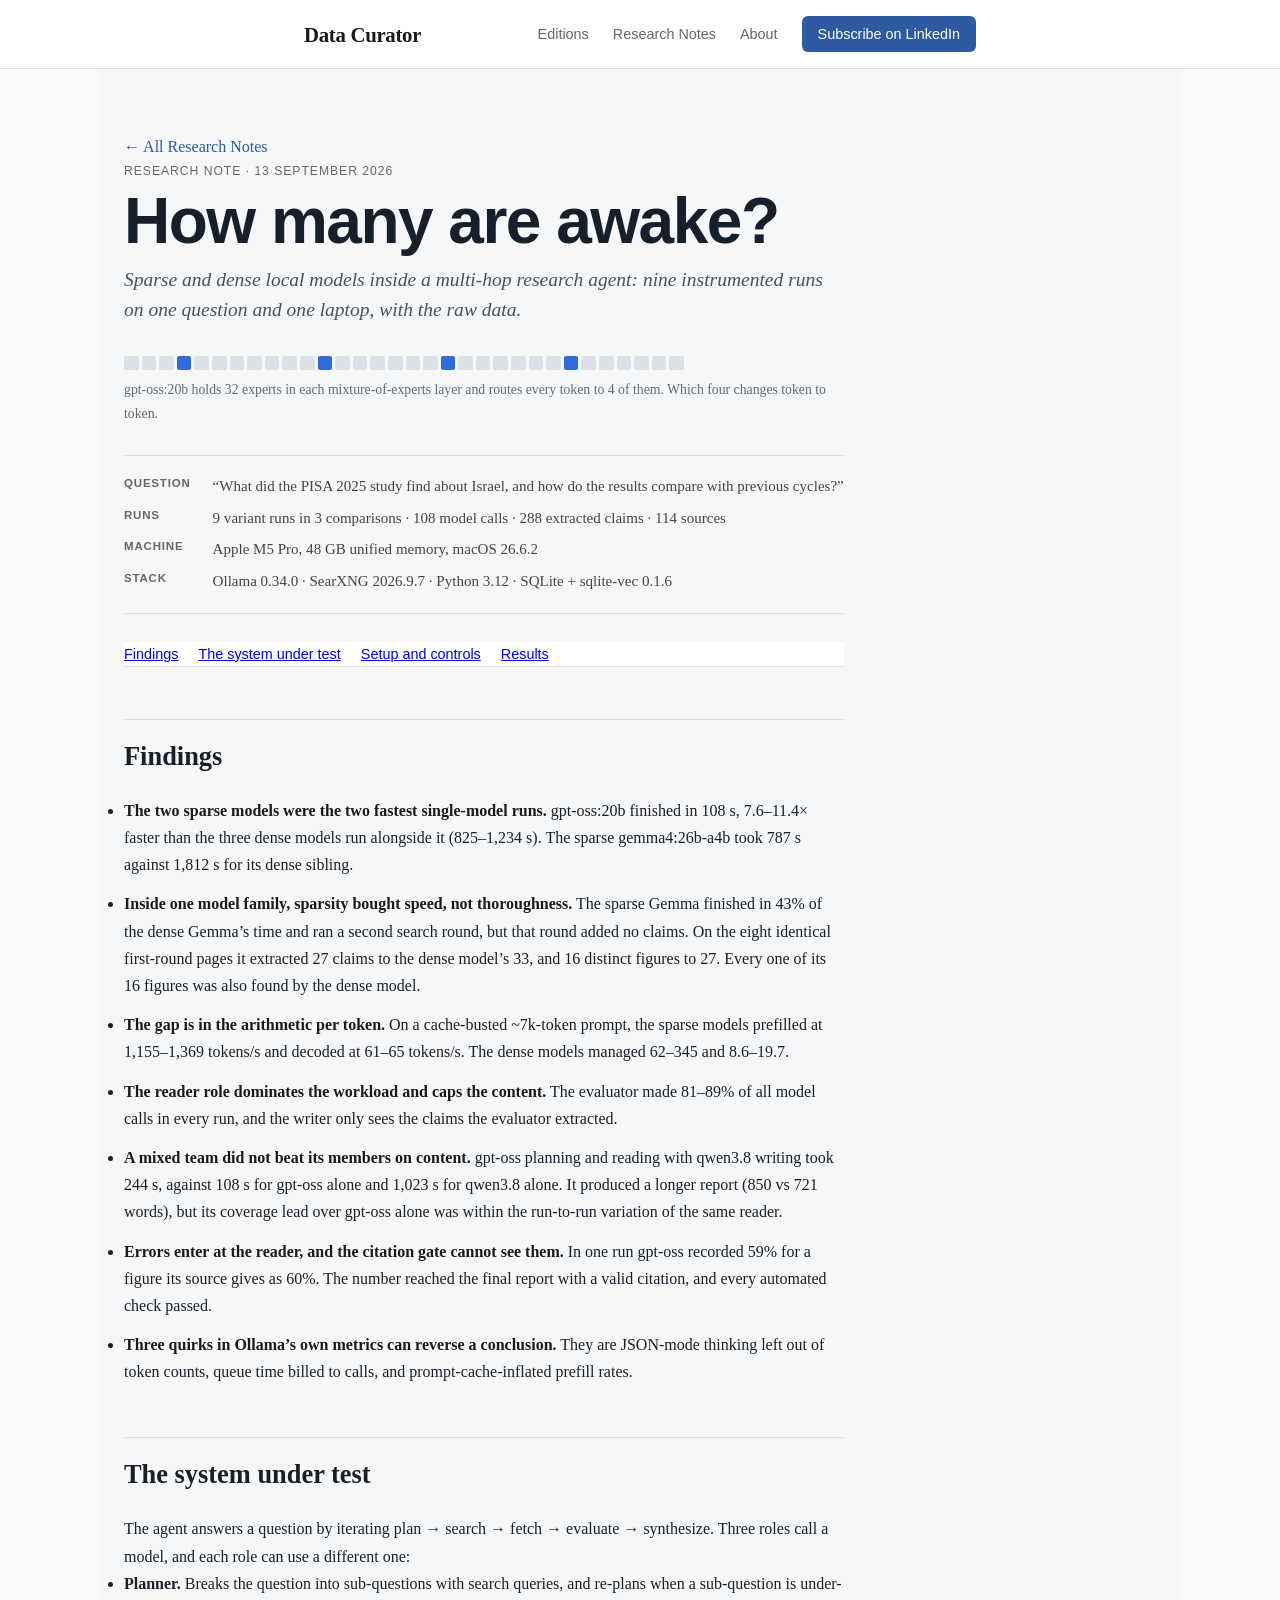
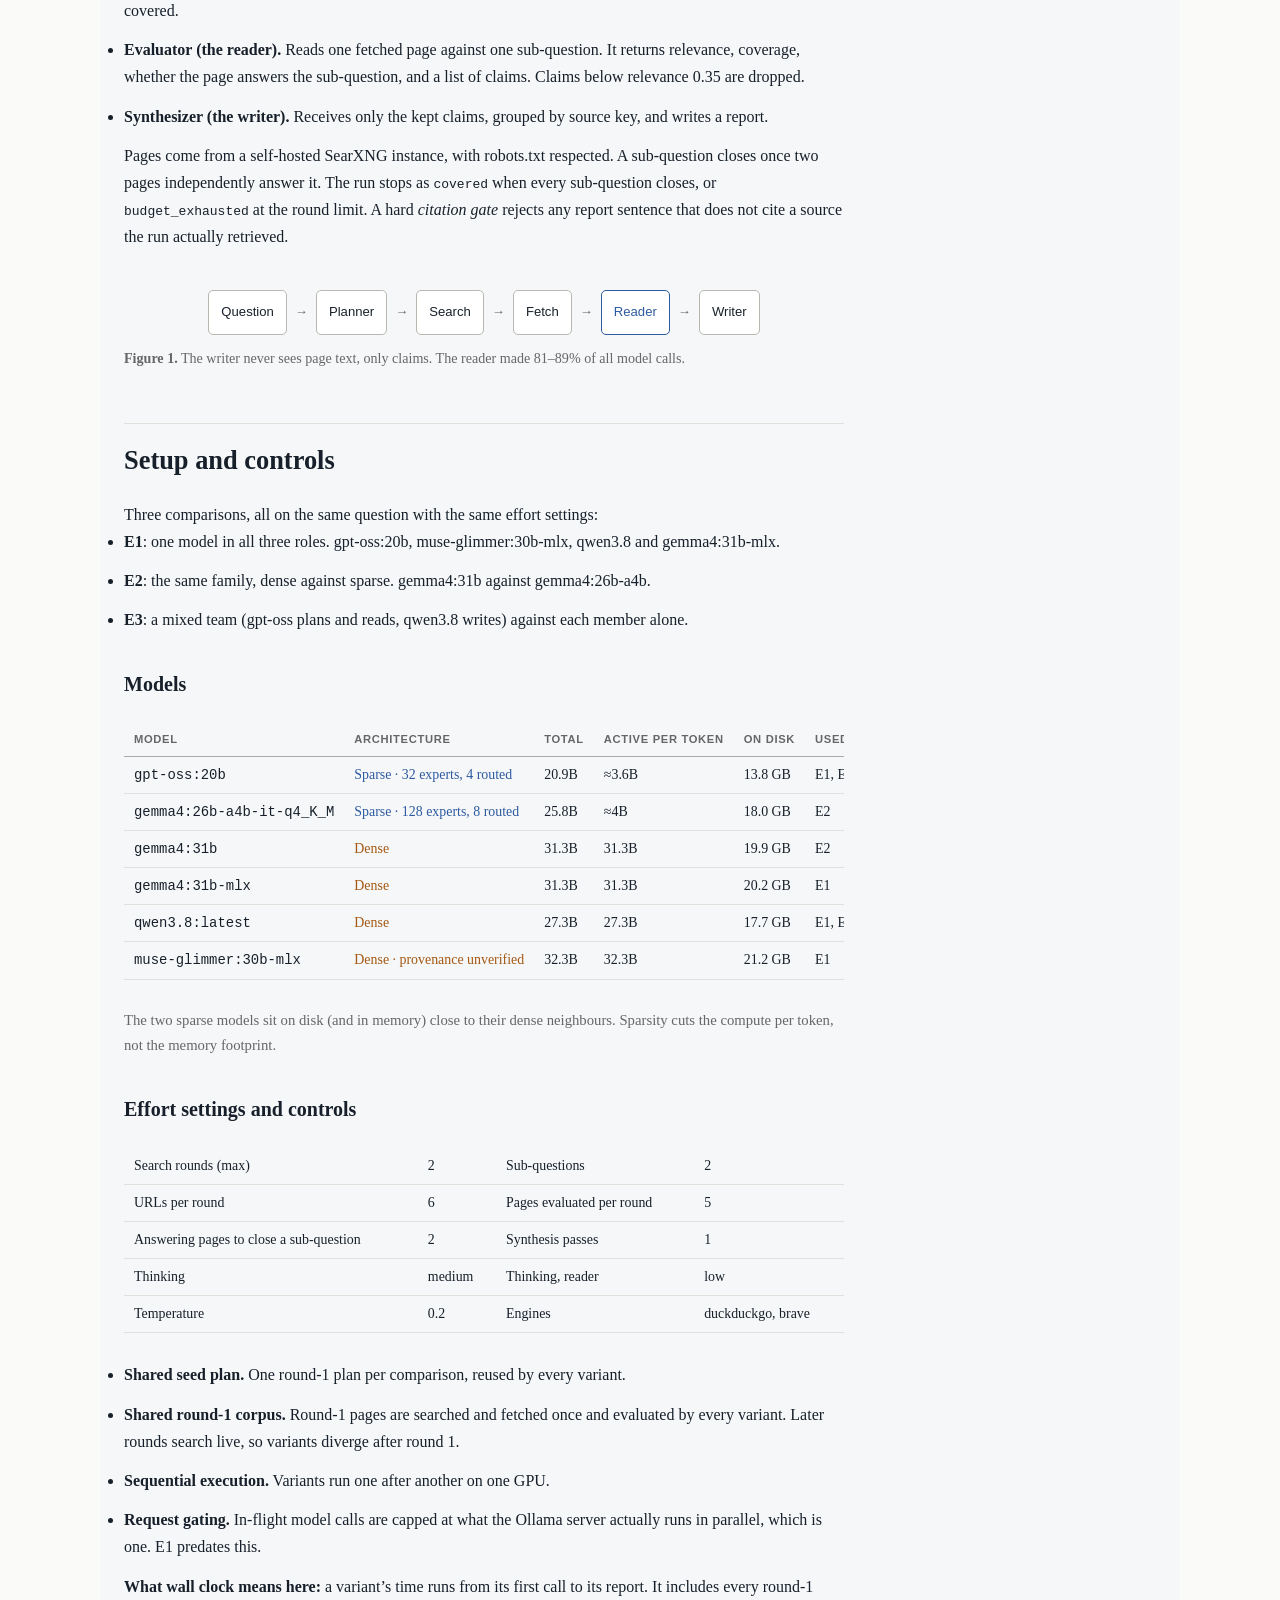
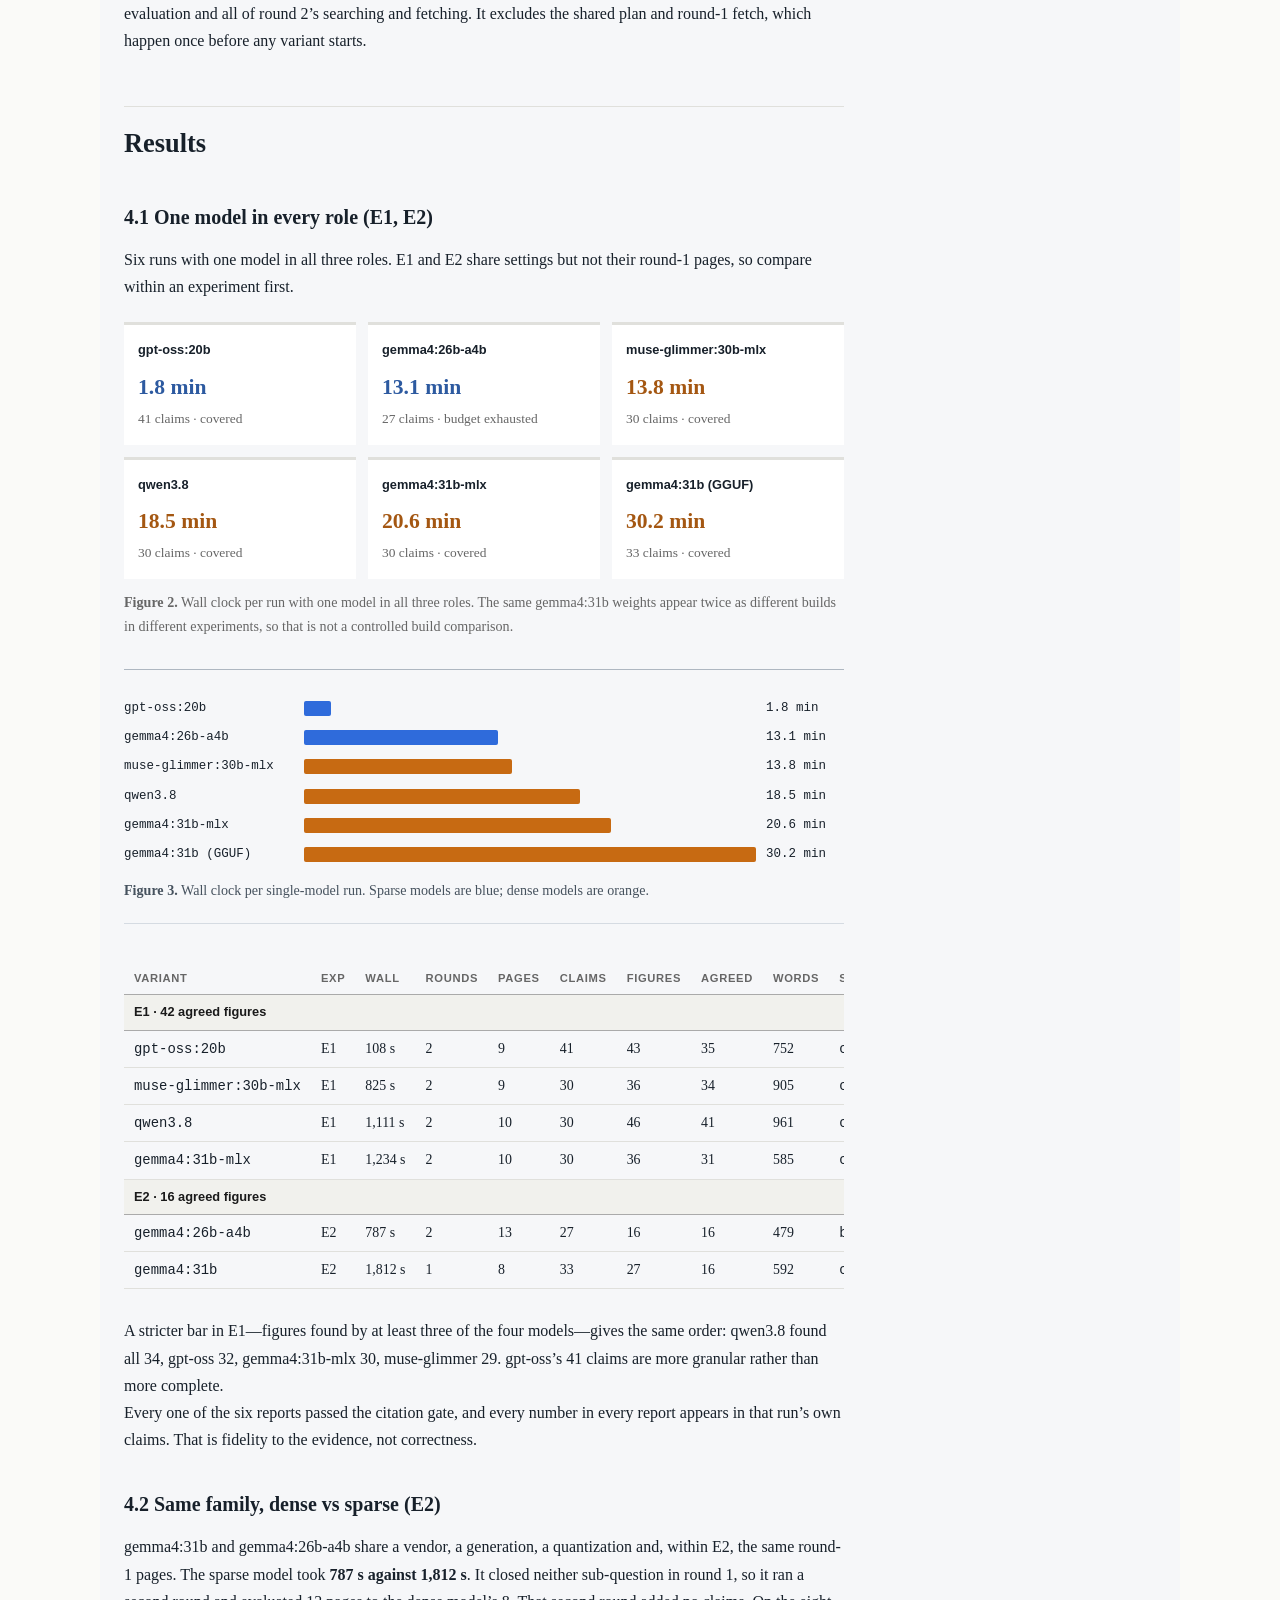
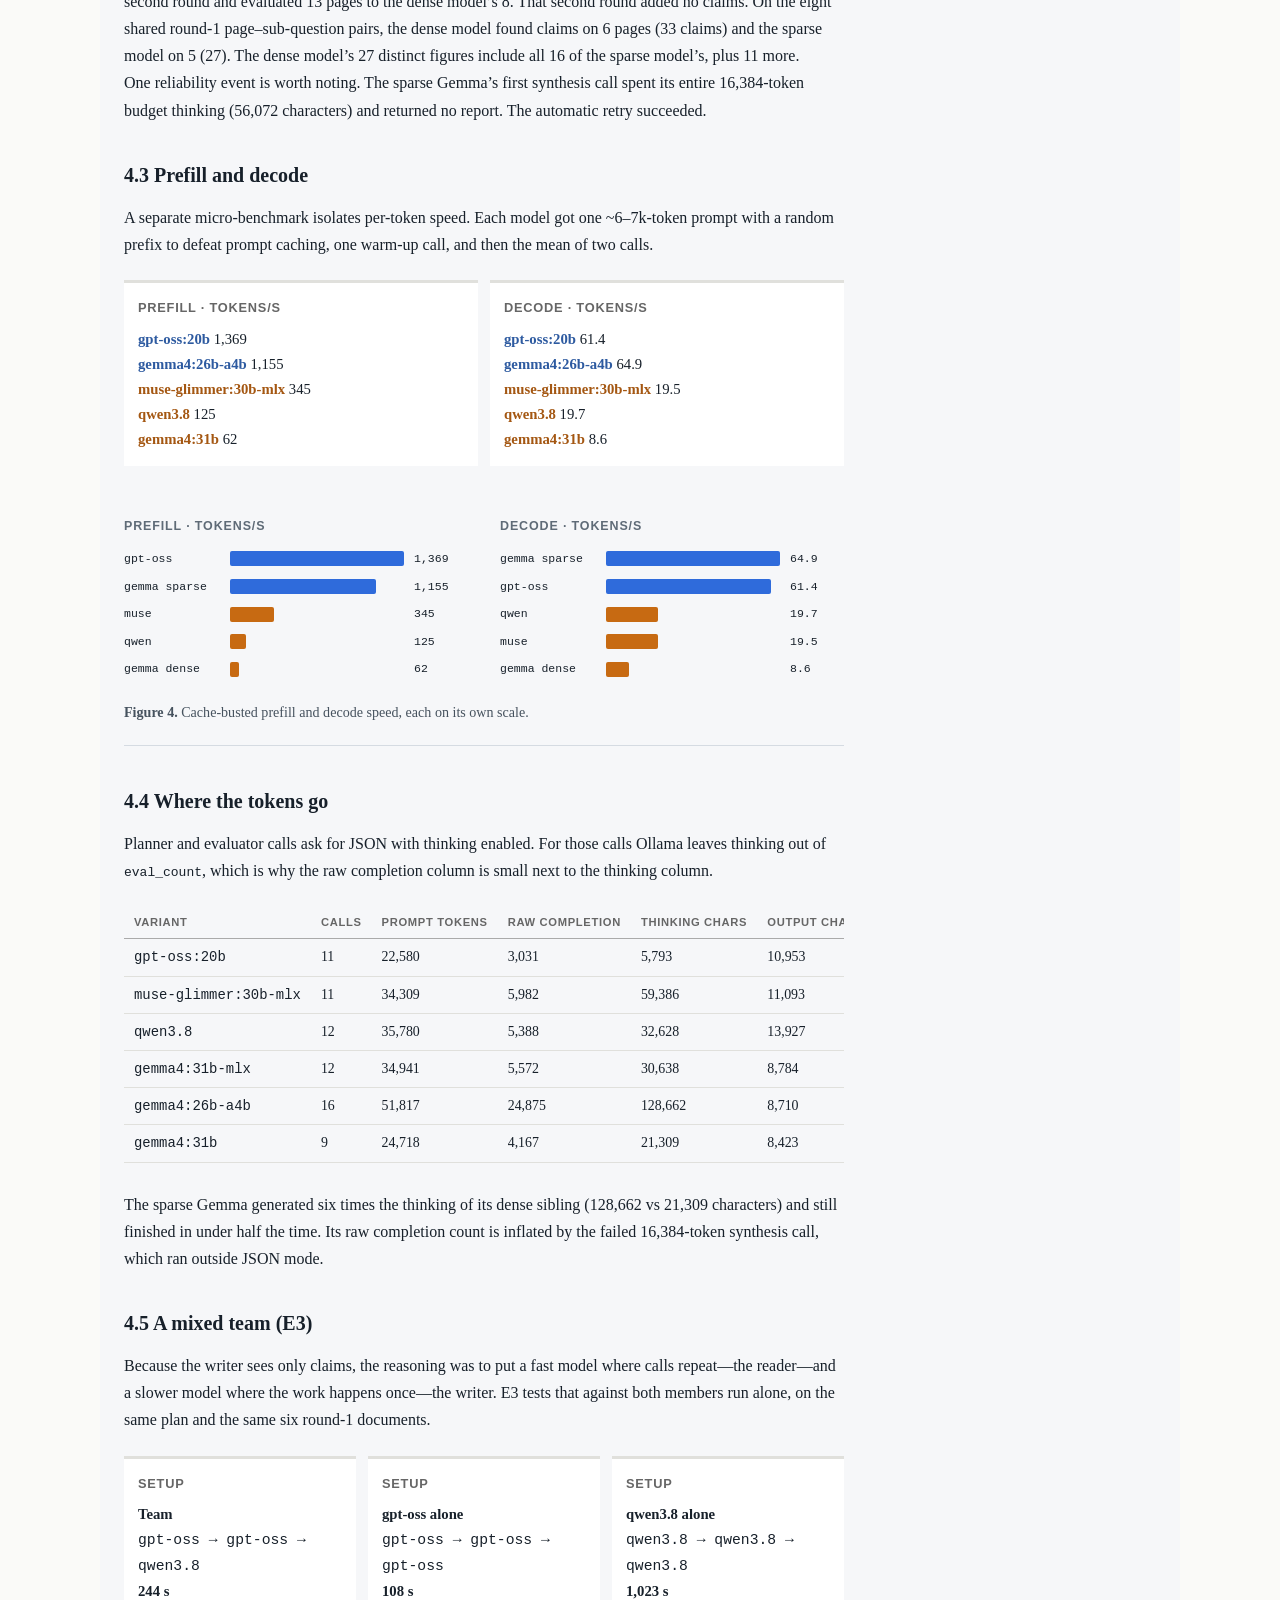
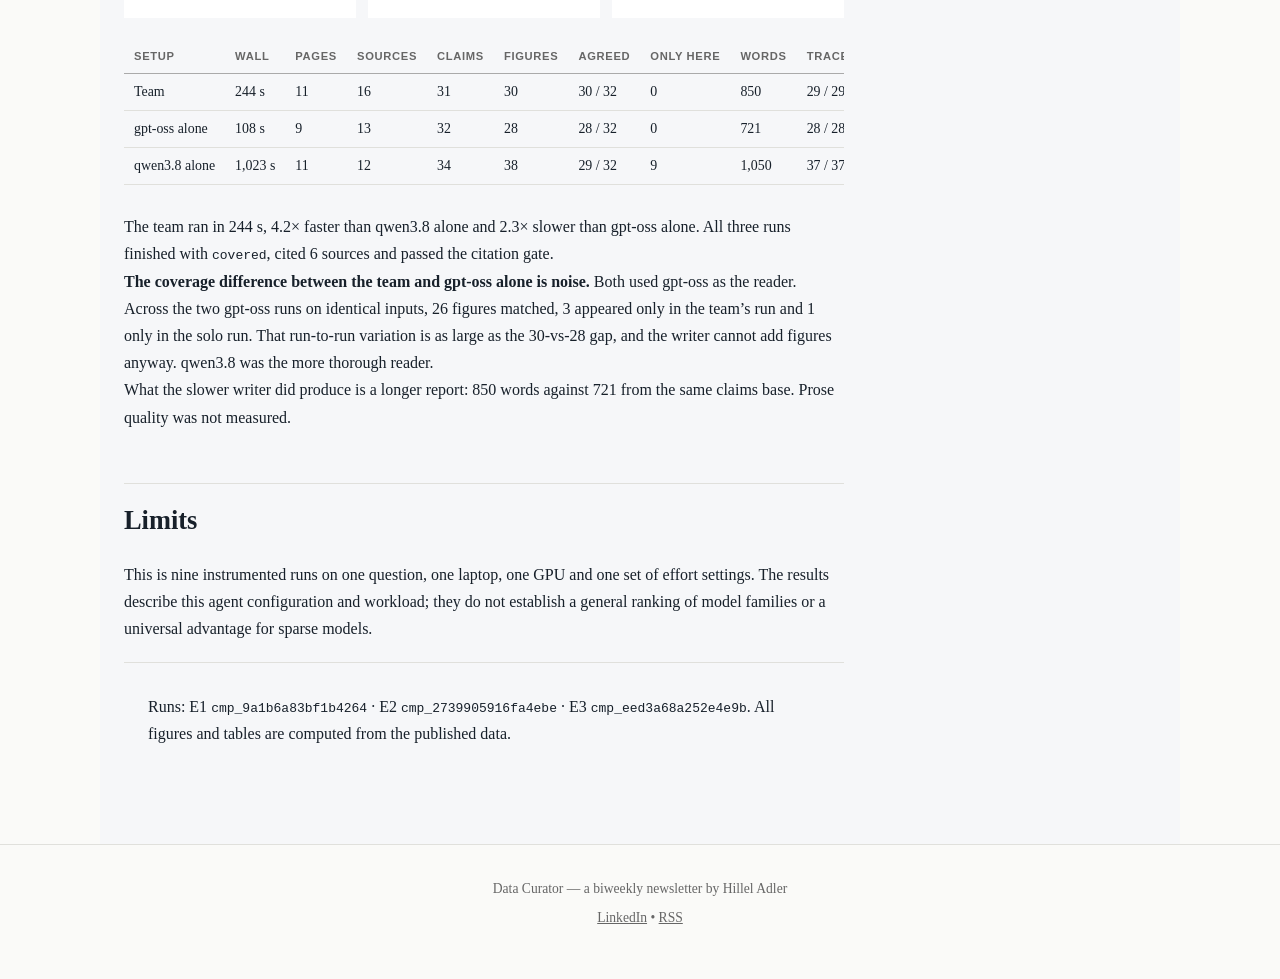
<file: research/how-many-are-awake/index.html>
<!DOCTYPE html>
<html lang="en">
<head>
  <meta charset="UTF-8">
  <meta name="viewport" content="width=device-width, initial-scale=1.0">
  <meta http-equiv="Content-Security-Policy" content="default-src 'self'; script-src 'self' https://gc.zgo.at; img-src 'self' data: https://data-curator.goatcounter.com; style-src 'self' 'unsafe-inline' https://fonts.googleapis.com; font-src 'self' https://fonts.gstatic.com; connect-src https://data-curator.goatcounter.com; frame-ancestors 'none'; base-uri 'self'; form-action 'none';">
  <meta http-equiv="X-Content-Type-Options" content="nosniff">
  <meta http-equiv="Referrer-Policy" content="strict-origin-when-cross-origin">
  <title>How Many Are Awake?</title>
  <link rel="preconnect" href="https://fonts.googleapis.com">
  <link rel="preconnect" href="https://fonts.gstatic.com" crossorigin>
  <link rel="stylesheet" href="https://fonts.googleapis.com/css2?family=Archivo+Narrow:wght@500;600;700&family=IBM+Plex+Mono:wght@400;500&family=Public+Sans:wght@400;500;600&display=swap">
  <link rel="stylesheet" href="/style.css?v=b41d4c2">
  <link rel="alternate" type="application/rss+xml" title="Data Curator RSS" href="https://rss.app/feeds/kDpYVwGCRAAz6UXc.xml">
  <meta name="description" content="At the intersection of Technology, Data, Intelligence, Analysis, AI and Humanity.">
</head>
<body>
  <nav>
    <div class="nav-inner">
      <a href="/" class="logo">Data Curator</a>
      <div class="nav-links">
        <a href="/">Editions</a>
        <a href="/research/">Research Notes</a>
        <a href="/about">About</a>
        <a href="https://www.linkedin.com/newsletters/data-curator-7365797519051677698" class="subscribe-btn">Subscribe on LinkedIn</a>
      </div>
    </div>
  </nav>

  <main>
    
<article class="research-note research-note-full">
  <p><a class="back-link" href="/research/">← All Research Notes</a></p>
  <p class="research-kicker">Research note · 13 September 2026</p>
  <h1>How many are awake?</h1>
  <p class="note-lede">Sparse and dense local models inside a multi-hop research agent: nine instrumented runs on one question and one laptop, with the raw data.</p>

  <figure class="routing-figure" aria-label="Thirty-two expert slots, four active">
    <div class="expert-strip" aria-hidden="true"><i class=""></i><i class=""></i><i class=""></i><i class="active"></i><i class=""></i><i class=""></i><i class=""></i><i class=""></i><i class=""></i><i class=""></i><i class=""></i><i class="active"></i><i class=""></i><i class=""></i><i class=""></i><i class=""></i><i class=""></i><i class=""></i><i class="active"></i><i class=""></i><i class=""></i><i class=""></i><i class=""></i><i class=""></i><i class=""></i><i class="active"></i><i class=""></i><i class=""></i><i class=""></i><i class=""></i><i class=""></i><i class=""></i></div>
    <figcaption>gpt-oss:20b holds 32 experts in each mixture-of-experts layer and routes every token to 4 of them. Which four changes token to token.</figcaption>
  </figure>

  <dl class="note-meta">
    <dt>Question</dt>
    <dd>“What did the PISA 2025 study find about Israel, and how do the results compare with previous cycles?”</dd>
    <dt>Runs</dt>
    <dd>9 variant runs in 3 comparisons · 108 model calls · 288 extracted claims · 114 sources</dd>
    <dt>Machine</dt>
    <dd>Apple M5 Pro, 48 GB unified memory, macOS 26.6.2</dd>
    <dt>Stack</dt>
    <dd>Ollama 0.34.0 · SearXNG 2026.9.7 · Python 3.12 · SQLite + sqlite-vec 0.1.6</dd>
  </dl>

  <nav class="note-toc" aria-label="Contents">
    <a href="#findings">Findings</a>
    <a href="#system">The system under test</a>
    <a href="#setup">Setup and controls</a>
    <a href="#results">Results</a>
  </nav>

  <section id="findings">
    <h2>Findings</h2>
    <ul class="findings">
      <li><strong>The two sparse models were the two fastest single-model runs.</strong> gpt-oss:20b finished in 108 s, 7.6–11.4× faster than the three dense models run alongside it (825–1,234 s). The sparse gemma4:26b-a4b took 787 s against 1,812 s for its dense sibling.</li>
      <li><strong>Inside one model family, sparsity bought speed, not thoroughness.</strong> The sparse Gemma finished in 43% of the dense Gemma’s time and ran a second search round, but that round added no claims. On the eight identical first-round pages it extracted 27 claims to the dense model’s 33, and 16 distinct figures to 27. Every one of its 16 figures was also found by the dense model.</li>
      <li><strong>The gap is in the arithmetic per token.</strong> On a cache-busted ~7k-token prompt, the sparse models prefilled at 1,155–1,369 tokens/s and decoded at 61–65 tokens/s. The dense models managed 62–345 and 8.6–19.7.</li>
      <li><strong>The reader role dominates the workload and caps the content.</strong> The evaluator made 81–89% of all model calls in every run, and the writer only sees the claims the evaluator extracted.</li>
      <li><strong>A mixed team did not beat its members on content.</strong> gpt-oss planning and reading with qwen3.8 writing took 244 s, against 108 s for gpt-oss alone and 1,023 s for qwen3.8 alone. It produced a longer report (850 vs 721 words), but its coverage lead over gpt-oss alone was within the run-to-run variation of the same reader.</li>
      <li><strong>Errors enter at the reader, and the citation gate cannot see them.</strong> In one run gpt-oss recorded 59% for a figure its source gives as 60%. The number reached the final report with a valid citation, and every automated check passed.</li>
      <li><strong>Three quirks in Ollama’s own metrics can reverse a conclusion.</strong> They are JSON-mode thinking left out of token counts, queue time billed to calls, and prompt-cache-inflated prefill rates.</li>
    </ul>
  </section>

  <section id="system">
    <h2>The system under test</h2>
    <p>The agent answers a question by iterating plan → search → fetch → evaluate → synthesize. Three roles call a model, and each role can use a different one:</p>
    <ul>
      <li><strong>Planner.</strong> Breaks the question into sub-questions with search queries, and re-plans when a sub-question is under-covered.</li>
      <li><strong>Evaluator (the reader).</strong> Reads one fetched page against one sub-question. It returns relevance, coverage, whether the page answers the sub-question, and a list of claims. Claims below relevance 0.35 are dropped.</li>
      <li><strong>Synthesizer (the writer).</strong> Receives only the kept claims, grouped by source key, and writes a report.</li>
    </ul>
    <p>Pages come from a self-hosted SearXNG instance, with robots.txt respected. A sub-question closes once two pages independently answer it. The run stops as <code>covered</code> when every sub-question closes, or <code>budget_exhausted</code> at the round limit. A hard <em>citation gate</em> rejects any report sentence that does not cite a source the run actually retrieved.</p>

    <figure class="note-diagram">
      <div class="pipeline" aria-label="Research pipeline">
        <span>Question</span><b>→</b><span>Planner</span><b>→</b><span>Search</span><b>→</b><span>Fetch</span><b>→</b><span class="key">Reader</span><b>→</b><span>Writer</span>
      </div>
      <figcaption><strong>Figure 1.</strong> The writer never sees page text, only claims. The reader made 81–89% of all model calls.</figcaption>
    </figure>
  </section>

  <section id="setup">
    <h2>Setup and controls</h2>
    <p>Three comparisons, all on the same question with the same effort settings:</p>
    <ul>
      <li><strong>E1</strong>: one model in all three roles. gpt-oss:20b, muse-glimmer:30b-mlx, qwen3.8 and gemma4:31b-mlx.</li>
      <li><strong>E2</strong>: the same family, dense against sparse. gemma4:31b against gemma4:26b-a4b.</li>
      <li><strong>E3</strong>: a mixed team (gpt-oss plans and reads, qwen3.8 writes) against each member alone.</li>
    </ul>

    <h3>Models</h3>
    <div class="table-wrap"><table>
      <thead><tr><th>Model</th><th>Architecture</th><th>Total</th><th>Active per token</th><th>On disk</th><th>Used in</th></tr></thead>
      <tbody>
        <tr><td><code>gpt-oss:20b</code></td><td class="sparse-label">Sparse · 32 experts, 4 routed</td><td>20.9B</td><td>≈3.6B</td><td>13.8 GB</td><td>E1, E3</td></tr>
        <tr><td><code>gemma4:26b-a4b-it-q4_K_M</code></td><td class="sparse-label">Sparse · 128 experts, 8 routed</td><td>25.8B</td><td>≈4B</td><td>18.0 GB</td><td>E2</td></tr>
        <tr><td><code>gemma4:31b</code></td><td class="dense-label">Dense</td><td>31.3B</td><td>31.3B</td><td>19.9 GB</td><td>E2</td></tr>
        <tr><td><code>gemma4:31b-mlx</code></td><td class="dense-label">Dense</td><td>31.3B</td><td>31.3B</td><td>20.2 GB</td><td>E1</td></tr>
        <tr><td><code>qwen3.8:latest</code></td><td class="dense-label">Dense</td><td>27.3B</td><td>27.3B</td><td>17.7 GB</td><td>E1, E3</td></tr>
        <tr><td><code>muse-glimmer:30b-mlx</code></td><td class="dense-label">Dense · provenance unverified</td><td>32.3B</td><td>32.3B</td><td>21.2 GB</td><td>E1</td></tr>
      </tbody>
    </table></div>
    <p class="note">The two sparse models sit on disk (and in memory) close to their dense neighbours. Sparsity cuts the compute per token, not the memory footprint.</p>

    <h3>Effort settings and controls</h3>
    <div class="table-wrap"><table>
      <tbody>
        <tr><td>Search rounds (max)</td><td>2</td><td>Sub-questions</td><td>2</td></tr>
        <tr><td>URLs per round</td><td>6</td><td>Pages evaluated per round</td><td>5</td></tr>
        <tr><td>Answering pages to close a sub-question</td><td>2</td><td>Synthesis passes</td><td>1</td></tr>
        <tr><td>Thinking</td><td>medium</td><td>Thinking, reader</td><td>low</td></tr>
        <tr><td>Temperature</td><td>0.2</td><td>Engines</td><td>duckduckgo, brave</td></tr>
      </tbody>
    </table></div>
    <ul>
      <li><strong>Shared seed plan.</strong> One round-1 plan per comparison, reused by every variant.</li>
      <li><strong>Shared round-1 corpus.</strong> Round-1 pages are searched and fetched once and evaluated by every variant. Later rounds search live, so variants diverge after round 1.</li>
      <li><strong>Sequential execution.</strong> Variants run one after another on one GPU.</li>
      <li><strong>Request gating.</strong> In-flight model calls are capped at what the Ollama server actually runs in parallel, which is one. E1 predates this.</li>
    </ul>
    <p><strong>What wall clock means here:</strong> a variant’s time runs from its first call to its report. It includes every round-1 evaluation and all of round 2’s searching and fetching. It excludes the shared plan and round-1 fetch, which happen once before any variant starts.</p>
  </section>

  <section id="results">
    <h2>Results</h2>
    <h3>4.1 One model in every role (E1, E2)</h3>
    <p>Six runs with one model in all three roles. E1 and E2 share settings but not their round-1 pages, so compare within an experiment first.</p>

    <div class="metric-grid">
      <div><strong>gpt-oss:20b</strong><b class="sparse-label">1.8 min</b><span>41 claims · covered</span></div>
      <div><strong>gemma4:26b-a4b</strong><b class="sparse-label">13.1 min</b><span>27 claims · budget exhausted</span></div>
      <div><strong>muse-glimmer:30b-mlx</strong><b class="dense-label">13.8 min</b><span>30 claims · covered</span></div>
      <div><strong>qwen3.8</strong><b class="dense-label">18.5 min</b><span>30 claims · covered</span></div>
      <div><strong>gemma4:31b-mlx</strong><b class="dense-label">20.6 min</b><span>30 claims · covered</span></div>
      <div><strong>gemma4:31b (GGUF)</strong><b class="dense-label">30.2 min</b><span>33 claims · covered</span></div>
    </div>
    <p class="figure-caption"><strong>Figure 2.</strong> Wall clock per run with one model in all three roles. The same gemma4:31b weights appear twice as different builds in different experiments, so that is not a controlled build comparison.</p>

    <figure class="bar-figure" aria-labelledby="wall-clock-caption">
      <div class="bar-row sparse"><span>gpt-oss:20b</span><i style="width: 6%"></i><b>1.8 min</b></div>
      <div class="bar-row sparse"><span>gemma4:26b-a4b</span><i style="width: 43%"></i><b>13.1 min</b></div>
      <div class="bar-row dense"><span>muse-glimmer:30b-mlx</span><i style="width: 46%"></i><b>13.8 min</b></div>
      <div class="bar-row dense"><span>qwen3.8</span><i style="width: 61%"></i><b>18.5 min</b></div>
      <div class="bar-row dense"><span>gemma4:31b-mlx</span><i style="width: 68%"></i><b>20.6 min</b></div>
      <div class="bar-row dense"><span>gemma4:31b (GGUF)</span><i style="width: 100%"></i><b>30.2 min</b></div>
      <figcaption id="wall-clock-caption"><strong>Figure 3.</strong> Wall clock per single-model run. Sparse models are blue; dense models are orange.</figcaption>
    </figure>

    <div class="table-wrap"><table>
      <thead><tr><th>Variant</th><th>Exp</th><th>Wall</th><th>Rounds</th><th>Pages</th><th>Claims</th><th>Figures</th><th>Agreed</th><th>Words</th><th>Stop</th></tr></thead>
      <tbody>
        <tr><th colspan="10">E1 · 42 agreed figures</th></tr>
        <tr><td><code>gpt-oss:20b</code></td><td>E1</td><td>108 s</td><td>2</td><td>9</td><td>41</td><td>43</td><td>35</td><td>752</td><td><code>covered</code></td></tr>
        <tr><td><code>muse-glimmer:30b-mlx</code></td><td>E1</td><td>825 s</td><td>2</td><td>9</td><td>30</td><td>36</td><td>34</td><td>905</td><td><code>covered</code></td></tr>
        <tr><td><code>qwen3.8</code></td><td>E1</td><td>1,111 s</td><td>2</td><td>10</td><td>30</td><td>46</td><td>41</td><td>961</td><td><code>covered</code></td></tr>
        <tr><td><code>gemma4:31b-mlx</code></td><td>E1</td><td>1,234 s</td><td>2</td><td>10</td><td>30</td><td>36</td><td>31</td><td>585</td><td><code>covered</code></td></tr>
        <tr><th colspan="10">E2 · 16 agreed figures</th></tr>
        <tr><td><code>gemma4:26b-a4b</code></td><td>E2</td><td>787 s</td><td>2</td><td>13</td><td>27</td><td>16</td><td>16</td><td>479</td><td><code>budget_exhausted</code></td></tr>
        <tr><td><code>gemma4:31b</code></td><td>E2</td><td>1,812 s</td><td>1</td><td>8</td><td>33</td><td>27</td><td>16</td><td>592</td><td><code>covered</code></td></tr>
      </tbody>
    </table></div>

    <p>A stricter bar in E1—figures found by at least three of the four models—gives the same order: qwen3.8 found all 34, gpt-oss 32, gemma4:31b-mlx 30, muse-glimmer 29. gpt-oss’s 41 claims are more granular rather than more complete.</p>
    <p>Every one of the six reports passed the citation gate, and every number in every report appears in that run’s own claims. That is fidelity to the evidence, not correctness.</p>

    <h3>4.2 Same family, dense vs sparse (E2)</h3>
    <p>gemma4:31b and gemma4:26b-a4b share a vendor, a generation, a quantization and, within E2, the same round-1 pages. The sparse model took <strong>787 s against 1,812 s</strong>. It closed neither sub-question in round 1, so it ran a second round and evaluated 13 pages to the dense model’s 8. That second round added no claims. On the eight shared round-1 page–sub-question pairs, the dense model found claims on 6 pages (33 claims) and the sparse model on 5 (27). The dense model’s 27 distinct figures include all 16 of the sparse model’s, plus 11 more.</p>
    <p>One reliability event is worth noting. The sparse Gemma’s first synthesis call spent its entire 16,384-token budget thinking (56,072 characters) and returned no report. The automatic retry succeeded.</p>

    <h3>4.3 Prefill and decode</h3>
    <p>A separate micro-benchmark isolates per-token speed. Each model got one ~6–7k-token prompt with a random prefix to defeat prompt caching, one warm-up call, and then the mean of two calls.</p>
    <div class="speed-grid">
      <div><h4>Prefill · tokens/s</h4><p><strong class="sparse-label">gpt-oss:20b</strong> 1,369<br><strong class="sparse-label">gemma4:26b-a4b</strong> 1,155<br><strong class="dense-label">muse-glimmer:30b-mlx</strong> 345<br><strong class="dense-label">qwen3.8</strong> 125<br><strong class="dense-label">gemma4:31b</strong> 62</p></div>
      <div><h4>Decode · tokens/s</h4><p><strong class="sparse-label">gpt-oss:20b</strong> 61.4<br><strong class="sparse-label">gemma4:26b-a4b</strong> 64.9<br><strong class="dense-label">muse-glimmer:30b-mlx</strong> 19.5<br><strong class="dense-label">qwen3.8</strong> 19.7<br><strong class="dense-label">gemma4:31b</strong> 8.6</p></div>
    </div>
    <figure class="bar-figure speed-figure" aria-labelledby="speed-caption">
      <div class="speed-columns">
        <div><h4>Prefill · tokens/s</h4><div class="bar-row sparse"><span>gpt-oss</span><i style="width: 100%"></i><b>1,369</b></div><div class="bar-row sparse"><span>gemma sparse</span><i style="width: 84%"></i><b>1,155</b></div><div class="bar-row dense"><span>muse</span><i style="width: 25%"></i><b>345</b></div><div class="bar-row dense"><span>qwen</span><i style="width: 9%"></i><b>125</b></div><div class="bar-row dense"><span>gemma dense</span><i style="width: 5%"></i><b>62</b></div></div>
        <div><h4>Decode · tokens/s</h4><div class="bar-row sparse"><span>gemma sparse</span><i style="width: 100%"></i><b>64.9</b></div><div class="bar-row sparse"><span>gpt-oss</span><i style="width: 95%"></i><b>61.4</b></div><div class="bar-row dense"><span>qwen</span><i style="width: 30%"></i><b>19.7</b></div><div class="bar-row dense"><span>muse</span><i style="width: 30%"></i><b>19.5</b></div><div class="bar-row dense"><span>gemma dense</span><i style="width: 13%"></i><b>8.6</b></div></div>
      </div>
      <figcaption id="speed-caption"><strong>Figure 4.</strong> Cache-busted prefill and decode speed, each on its own scale.</figcaption>
    </figure>

    <h3>4.4 Where the tokens go</h3>
    <p>Planner and evaluator calls ask for JSON with thinking enabled. For those calls Ollama leaves thinking out of <code>eval_count</code>, which is why the raw completion column is small next to the thinking column.</p>
    <div class="table-wrap"><table>
      <thead><tr><th>Variant</th><th>Calls</th><th>Prompt tokens</th><th>Raw completion</th><th>Thinking chars</th><th>Output chars</th><th>Thinking share</th></tr></thead>
      <tbody>
        <tr><td><code>gpt-oss:20b</code></td><td>11</td><td>22,580</td><td>3,031</td><td>5,793</td><td>10,953</td><td>35%</td></tr>
        <tr><td><code>muse-glimmer:30b-mlx</code></td><td>11</td><td>34,309</td><td>5,982</td><td>59,386</td><td>11,093</td><td>84%</td></tr>
        <tr><td><code>qwen3.8</code></td><td>12</td><td>35,780</td><td>5,388</td><td>32,628</td><td>13,927</td><td>70%</td></tr>
        <tr><td><code>gemma4:31b-mlx</code></td><td>12</td><td>34,941</td><td>5,572</td><td>30,638</td><td>8,784</td><td>78%</td></tr>
        <tr><td><code>gemma4:26b-a4b</code></td><td>16</td><td>51,817</td><td>24,875</td><td>128,662</td><td>8,710</td><td>94%</td></tr>
        <tr><td><code>gemma4:31b</code></td><td>9</td><td>24,718</td><td>4,167</td><td>21,309</td><td>8,423</td><td>72%</td></tr>
      </tbody>
    </table></div>
    <p>The sparse Gemma generated six times the thinking of its dense sibling (128,662 vs 21,309 characters) and still finished in under half the time. Its raw completion count is inflated by the failed 16,384-token synthesis call, which ran outside JSON mode.</p>

    <h3>4.5 A mixed team (E3)</h3>
    <p>Because the writer sees only claims, the reasoning was to put a fast model where calls repeat—the reader—and a slower model where the work happens once—the writer. E3 tests that against both members run alone, on the same plan and the same six round-1 documents.</p>
    <div class="role-grid">
      <div><h4>Setup</h4><p><strong>Team</strong><br><code>gpt-oss → gpt-oss → qwen3.8</code><br><strong>244 s</strong></p></div>
      <div><h4>Setup</h4><p><strong>gpt-oss alone</strong><br><code>gpt-oss → gpt-oss → gpt-oss</code><br><strong>108 s</strong></p></div>
      <div><h4>Setup</h4><p><strong>qwen3.8 alone</strong><br><code>qwen3.8 → qwen3.8 → qwen3.8</code><br><strong>1,023 s</strong></p></div>
    </div>
    <div class="table-wrap"><table>
      <thead><tr><th>Setup</th><th>Wall</th><th>Pages</th><th>Sources</th><th>Claims</th><th>Figures</th><th>Agreed</th><th>Only here</th><th>Words</th><th>Traceable</th></tr></thead>
      <tbody>
        <tr><td>Team</td><td>244 s</td><td>11</td><td>16</td><td>31</td><td>30</td><td>30 / 32</td><td>0</td><td>850</td><td>29 / 29</td></tr>
        <tr><td>gpt-oss alone</td><td>108 s</td><td>9</td><td>13</td><td>32</td><td>28</td><td>28 / 32</td><td>0</td><td>721</td><td>28 / 28</td></tr>
        <tr><td>qwen3.8 alone</td><td>1,023 s</td><td>11</td><td>12</td><td>34</td><td>38</td><td>29 / 32</td><td>9</td><td>1,050</td><td>37 / 37</td></tr>
      </tbody>
    </table></div>
    <p>The team ran in 244 s, 4.2× faster than qwen3.8 alone and 2.3× slower than gpt-oss alone. All three runs finished with <code>covered</code>, cited 6 sources and passed the citation gate.</p>
    <p><strong>The coverage difference between the team and gpt-oss alone is noise.</strong> Both used gpt-oss as the reader. Across the two gpt-oss runs on identical inputs, 26 figures matched, 3 appeared only in the team’s run and 1 only in the solo run. That run-to-run variation is as large as the 30-vs-28 gap, and the writer cannot add figures anyway. qwen3.8 was the more thorough reader.</p>
    <p>What the slower writer did produce is a longer report: 850 words against 721 from the same claims base. Prose quality was not measured.</p>
  </section>

  <section class="note-boundaries">
    <h2>Limits</h2>
    <p>This is nine instrumented runs on one question, one laptop, one GPU and one set of effort settings. The results describe this agent configuration and workload; they do not establish a general ranking of model families or a universal advantage for sparse models.</p>
  </section>

  <footer class="note-footer">
    Runs: E1 <code>cmp_9a1b6a83bf1b4264</code> · E2 <code>cmp_2739905916fa4ebe</code> · E3 <code>cmp_eed3a68a252e4e9b</code>. All figures and tables are computed from the published data.
  </footer>
</article>

  </main>

  <footer>
    <div class="footer-inner">
      <p>Data Curator — a biweekly newsletter by Hillel Adler</p>
      <p class="footer-links">
        <a href="https://www.linkedin.com/newsletters/data-curator-7365797519051677698">LinkedIn</a> •
        <a href="https://rss.app/feeds/kDpYVwGCRAAz6UXc.xml">RSS</a>
      </p>
    </div>
  </footer>
  <script data-goatcounter="https://data-curator.goatcounter.com/count"
          async src="https://gc.zgo.at/count.js"></script>
</body>
</html>
</file>
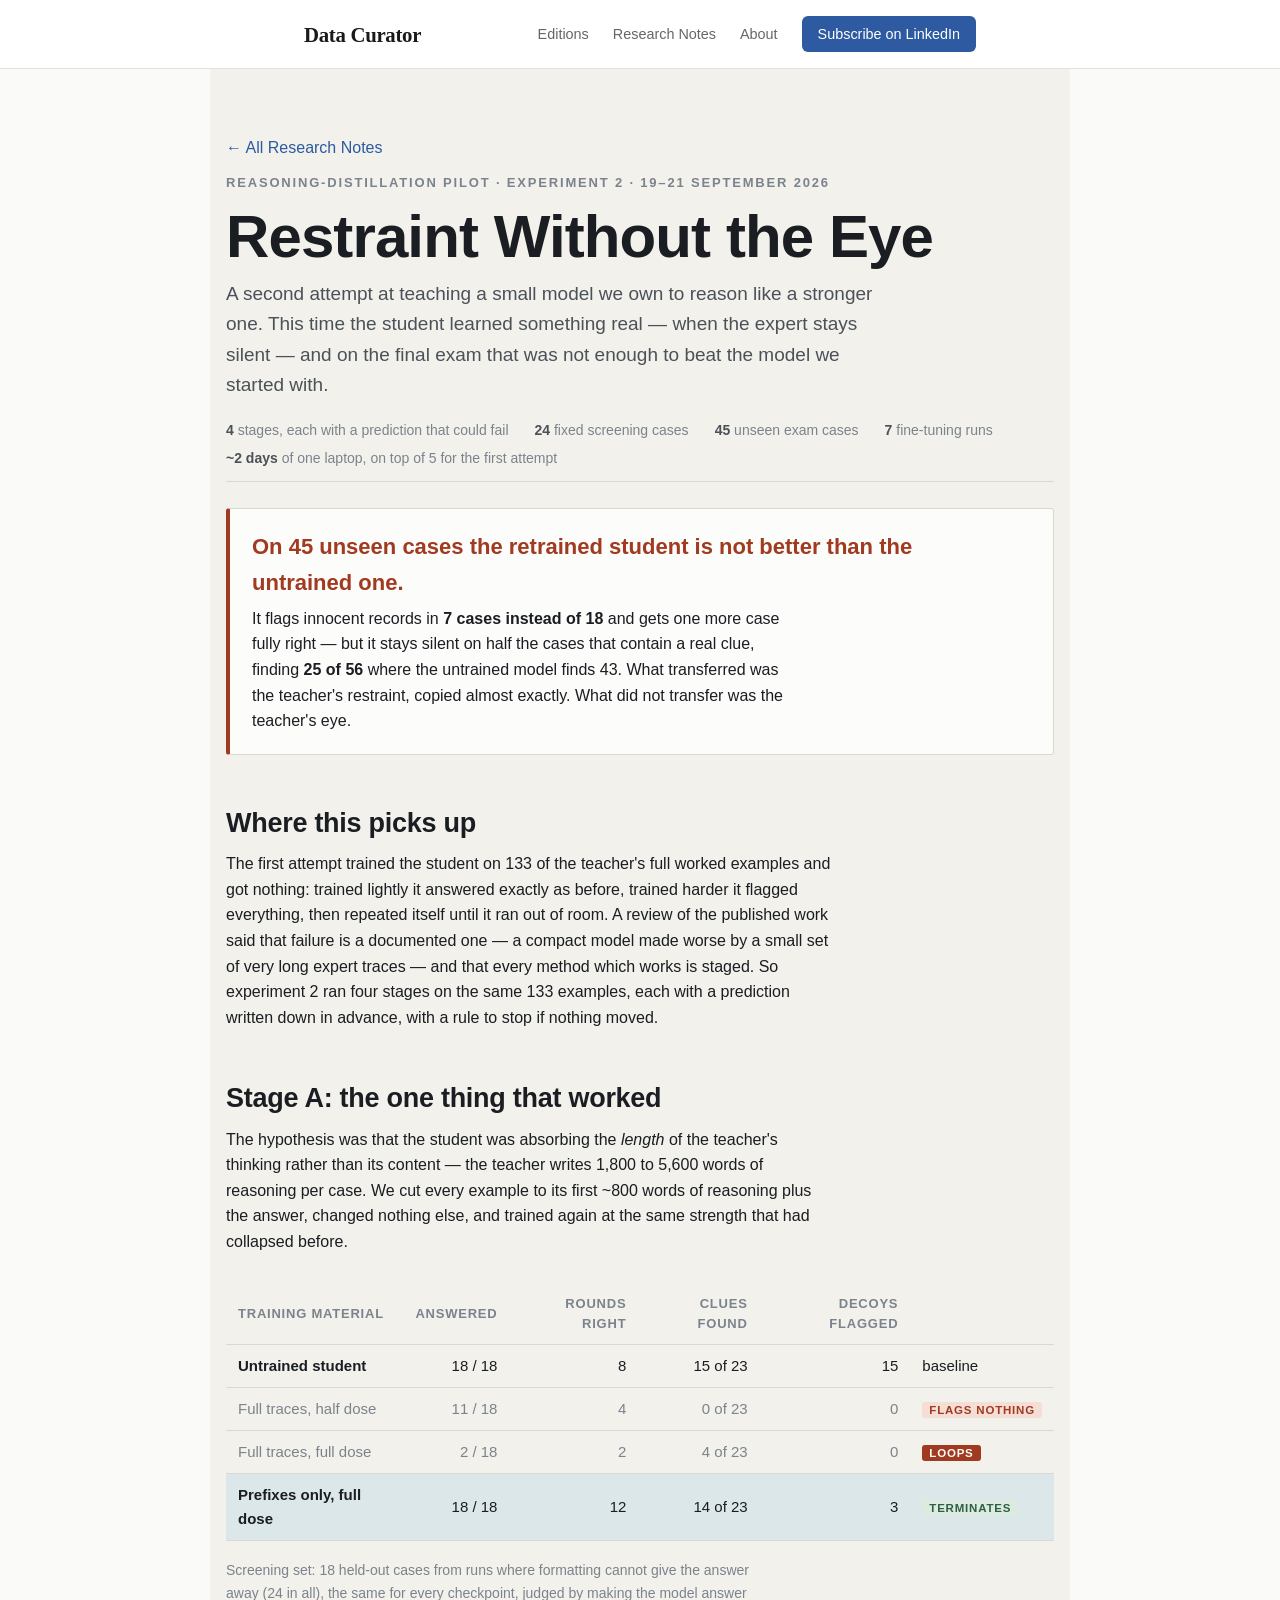
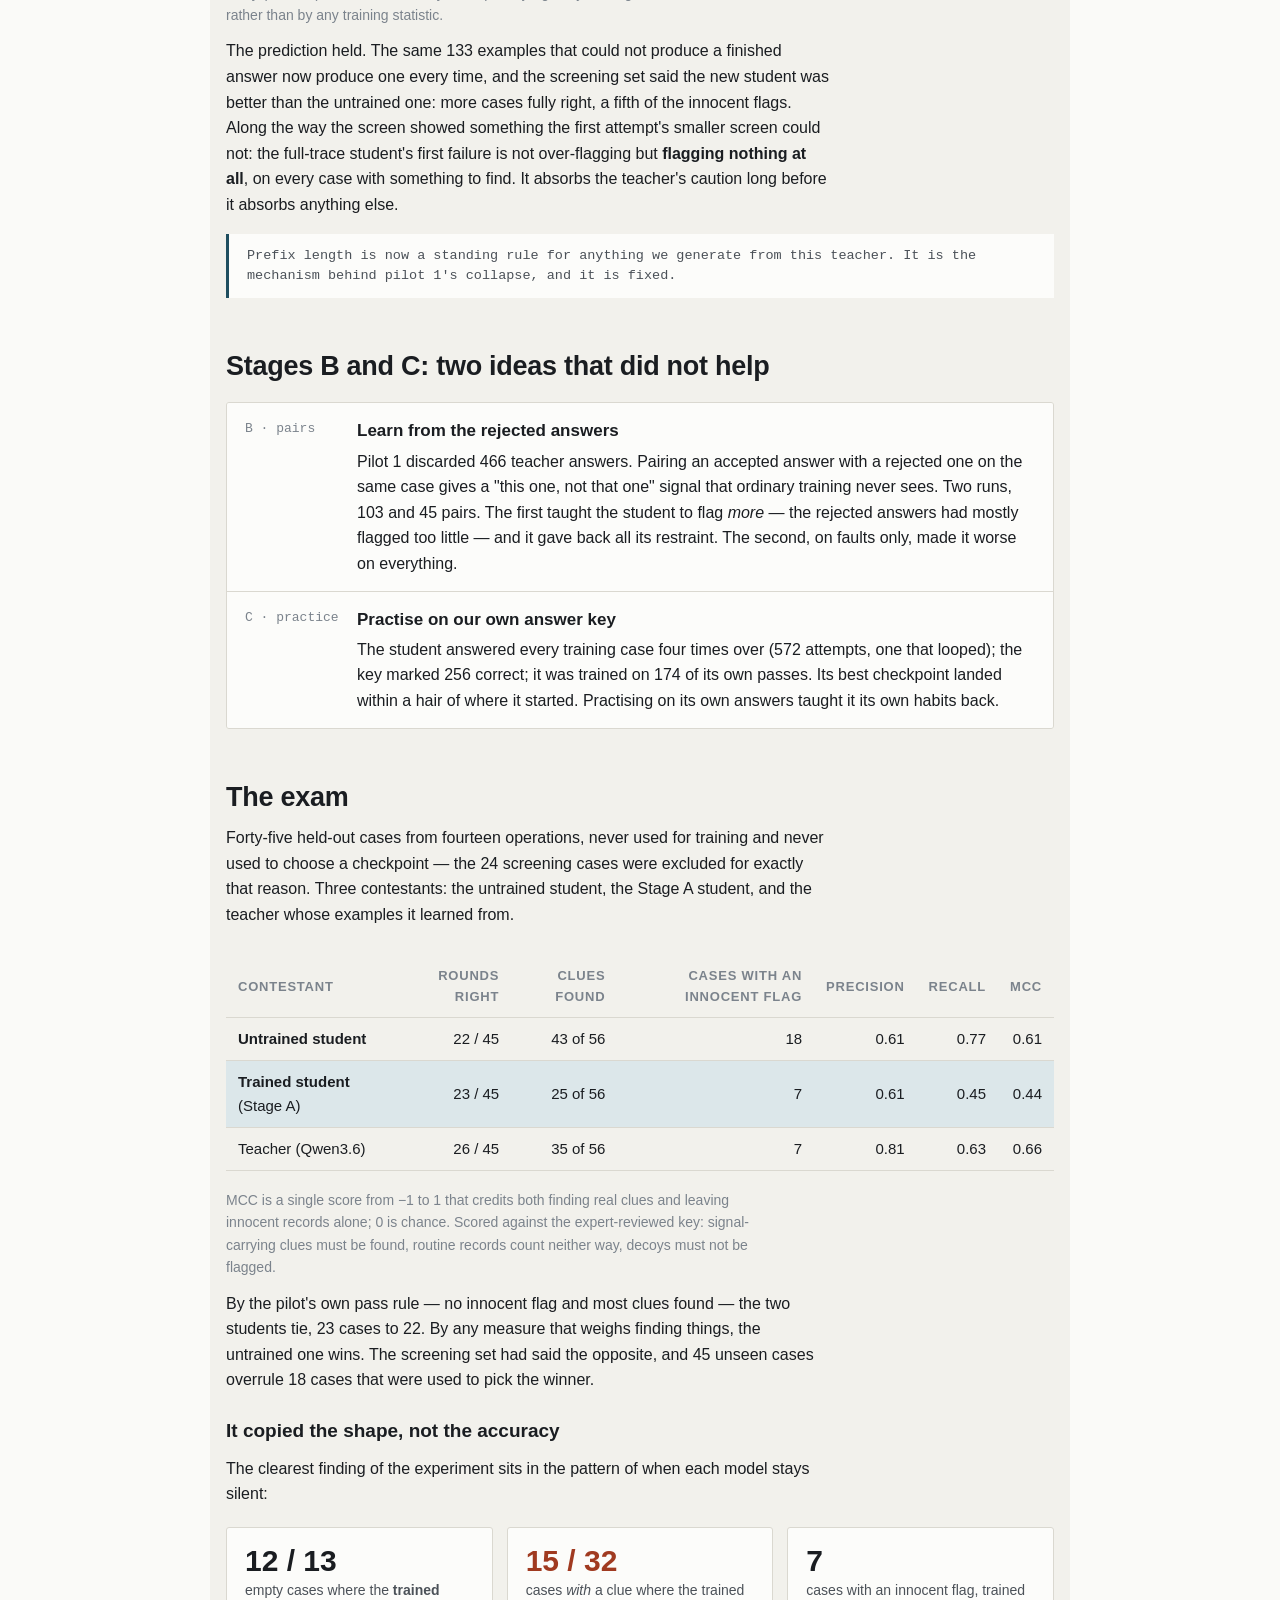
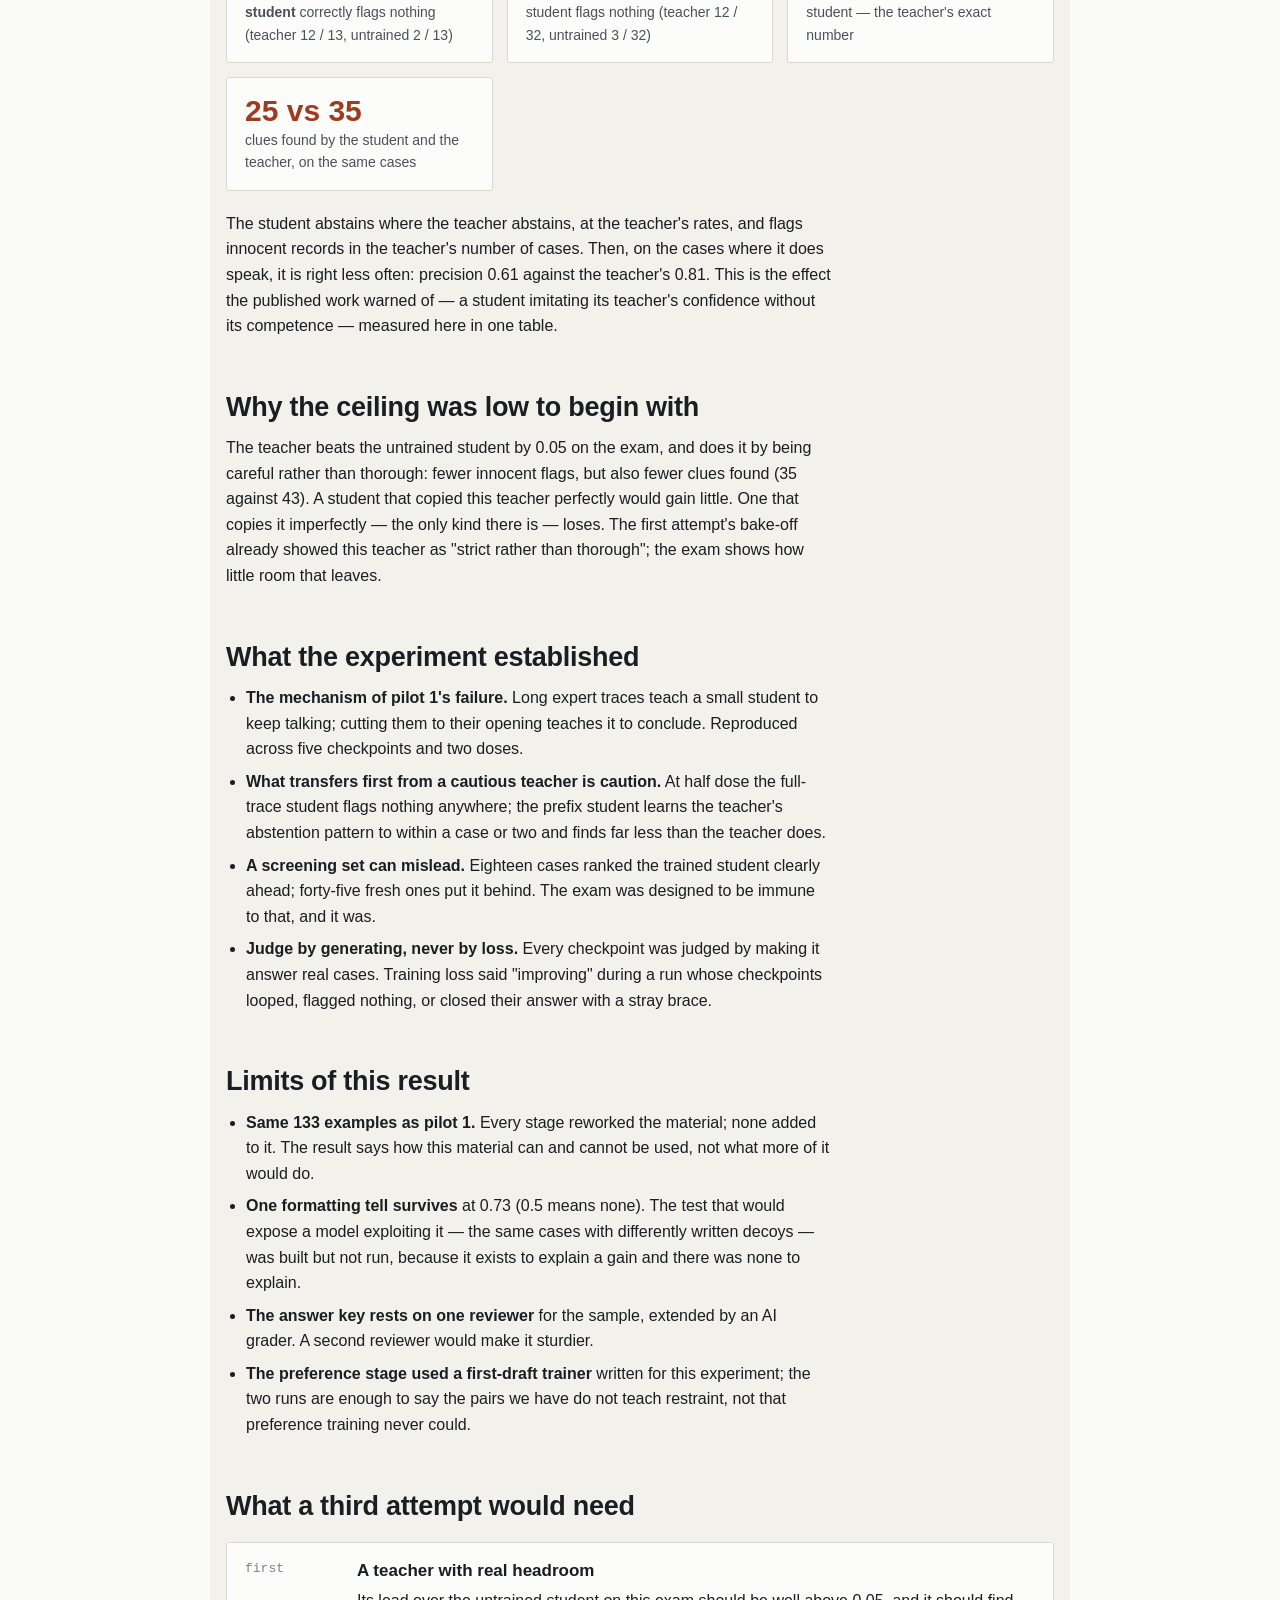
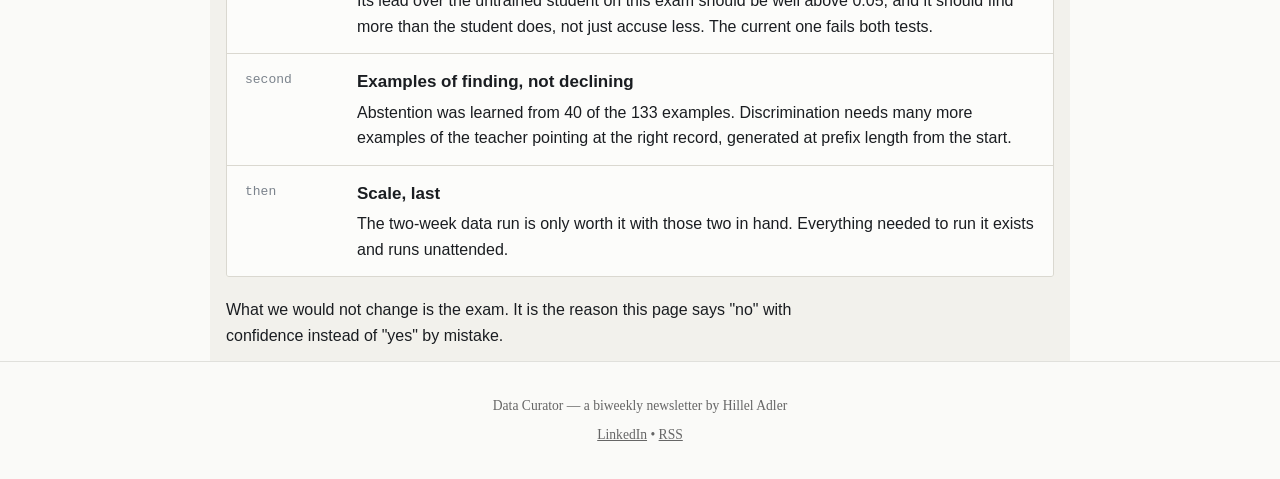
<file: research/restraint-without-the-eye/index.html>
<!DOCTYPE html>
<html lang="en">
<head>
  <meta charset="UTF-8">
  <meta name="viewport" content="width=device-width, initial-scale=1.0">
  <meta http-equiv="Content-Security-Policy" content="default-src 'self'; script-src 'self' https://gc.zgo.at; img-src 'self' data: https://data-curator.goatcounter.com; style-src 'self' 'unsafe-inline' https://fonts.googleapis.com; font-src 'self' https://fonts.gstatic.com; connect-src https://data-curator.goatcounter.com; frame-ancestors 'none'; base-uri 'self'; form-action 'none';">
  <meta http-equiv="X-Content-Type-Options" content="nosniff">
  <meta http-equiv="Referrer-Policy" content="strict-origin-when-cross-origin">
  <title>Restraint Without the Eye</title>
  <link rel="preconnect" href="https://fonts.googleapis.com">
  <link rel="preconnect" href="https://fonts.gstatic.com" crossorigin>
  <link rel="stylesheet" href="https://fonts.googleapis.com/css2?family=Archivo+Narrow:wght@500;600;700&family=IBM+Plex+Mono:wght@400;500&family=Public+Sans:wght@400;500;600&display=swap">
  <link rel="stylesheet" href="/style.css?v=b41d4c2">
  <link rel="alternate" type="application/rss+xml" title="Data Curator RSS" href="https://rss.app/feeds/kDpYVwGCRAAz6UXc.xml">
  <meta name="description" content="At the intersection of Technology, Data, Intelligence, Analysis, AI and Humanity.">
</head>
<body>
  <nav>
    <div class="nav-inner">
      <a href="/" class="logo">Data Curator</a>
      <div class="nav-links">
        <a href="/">Editions</a>
        <a href="/research/">Research Notes</a>
        <a href="/about">About</a>
        <a href="https://www.linkedin.com/newsletters/data-curator-7365797519051677698" class="subscribe-btn">Subscribe on LinkedIn</a>
      </div>
    </div>
  </nav>

  <main>
    
<article class="research-note restraint-note">
  <header class="restraint-top">
    <p><a class="back-link" href="/research/">← All Research Notes</a></p>
    <div class="restraint-eyebrow">Reasoning-distillation pilot · experiment 2 · 19–21 September 2026</div>
    <h1>Restraint Without the Eye</h1>
    <p class="restraint-lede">A second attempt at teaching a small model we own to reason like a stronger one. This time the student learned something real — when the expert stays silent — and on the final exam that was not enough to beat the model we started with.</p>
    <div class="restraint-meta">
      <span><b>4</b> stages, each with a prediction that could fail</span>
      <span><b>24</b> fixed screening cases</span>
      <span><b>45</b> unseen exam cases</span>
      <span><b>7</b> fine-tuning runs</span>
      <span><b>~2 days</b> of one laptop, on top of 5 for the first attempt</span>
    </div>
  </header>

  <div class="restraint-body">
    <div class="restraint-verdict">
      <p class="line">On 45 unseen cases the retrained student is not better than the untrained one.</p>
      <p>It flags innocent records in <strong>7 cases instead of 18</strong> and gets one more case fully right — but it stays silent on half the cases that contain a real clue, finding <strong>25 of 56</strong> where the untrained model finds 43. What transferred was the teacher's restraint, copied almost exactly. What did not transfer was the teacher's eye.</p>
    </div>

    <h2>Where this picks up</h2>
    <p>The first attempt trained the student on 133 of the teacher's full worked examples and got nothing: trained lightly it answered exactly as before, trained harder it flagged everything, then repeated itself until it ran out of room. A review of the published work said that failure is a documented one — a compact model made worse by a small set of very long expert traces — and that every method which works is staged. So experiment 2 ran four stages on the same 133 examples, each with a prediction written down in advance, with a rule to stop if nothing moved.</p>

    <h2>Stage A: the one thing that worked</h2>
    <p>The hypothesis was that the student was absorbing the <em>length</em> of the teacher's thinking rather than its content — the teacher writes 1,800 to 5,600 words of reasoning per case. We cut every example to its first ~800 words of reasoning plus the answer, changed nothing else, and trained again at the same strength that had collapsed before.</p>

    <div class="restraint-scroll">
      <table>
        <thead><tr><th>Training material</th><th class="num">Answered</th><th class="num">Rounds right</th><th class="num">Clues found</th><th class="num">Decoys flagged</th><th></th></tr></thead>
        <tbody>
          <tr><td><strong>Untrained student</strong></td><td class="num">18 / 18</td><td class="num">8</td><td class="num">15 of 23</td><td class="num">15</td><td>baseline</td></tr>
          <tr class="dim"><td>Full traces, half dose</td><td class="num">11 / 18</td><td class="num">4</td><td class="num">0 of 23</td><td class="num">0</td><td><span class="restraint-tag worse">flags nothing</span></td></tr>
          <tr class="dim"><td>Full traces, full dose</td><td class="num">2 / 18</td><td class="num">2</td><td class="num">4 of 23</td><td class="num">0</td><td><span class="restraint-tag dead">loops</span></td></tr>
          <tr class="highlight"><td><strong>Prefixes only, full dose</strong></td><td class="num">18 / 18</td><td class="num">12</td><td class="num">14 of 23</td><td class="num">3</td><td><span class="restraint-tag better">terminates</span></td></tr>
        </tbody>
      </table>
    </div>
    <p class="restraint-note-caption">Screening set: 18 held-out cases from runs where formatting cannot give the answer away (24 in all), the same for every checkpoint, judged by making the model answer rather than by any training statistic.</p>

    <p>The prediction held. The same 133 examples that could not produce a finished answer now produce one every time, and the screening set said the new student was better than the untrained one: more cases fully right, a fifth of the innocent flags. Along the way the screen showed something the first attempt's smaller screen could not: the full-trace student's first failure is not over-flagging but <strong>flagging nothing at all</strong>, on every case with something to find. It absorbs the teacher's caution long before it absorbs anything else.</p>

    <blockquote>Prefix length is now a standing rule for anything we generate from this teacher. It is the mechanism behind pilot 1's collapse, and it is fixed.</blockquote>

    <h2>Stages B and C: two ideas that did not help</h2>
    <div class="restraint-stages">
      <div class="restraint-stage"><div class="dose">B · pairs</div><p class="what"><b>Learn from the rejected answers</b>Pilot 1 discarded 466 teacher answers. Pairing an accepted answer with a rejected one on the same case gives a "this one, not that one" signal that ordinary training never sees. Two runs, 103 and 45 pairs. The first taught the student to flag <em>more</em> — the rejected answers had mostly flagged too little — and it gave back all its restraint. The second, on faults only, made it worse on everything.</p></div>
      <div class="restraint-stage"><div class="dose">C · practice</div><p class="what"><b>Practise on our own answer key</b>The student answered every training case four times over (572 attempts, one that looped); the key marked 256 correct; it was trained on 174 of its own passes. Its best checkpoint landed within a hair of where it started. Practising on its own answers taught it its own habits back.</p></div>
    </div>

    <h2>The exam</h2>
    <p>Forty-five held-out cases from fourteen operations, never used for training and never used to choose a checkpoint — the 24 screening cases were excluded for exactly that reason. Three contestants: the untrained student, the Stage A student, and the teacher whose examples it learned from.</p>

    <div class="restraint-scroll">
      <table>
        <thead><tr><th>Contestant</th><th class="num">Rounds right</th><th class="num">Clues found</th><th class="num">Cases with an innocent flag</th><th class="num">Precision</th><th class="num">Recall</th><th class="num">MCC</th></tr></thead>
        <tbody>
          <tr><td><strong>Untrained student</strong></td><td class="num">22 / 45</td><td class="num">43 of 56</td><td class="num">18</td><td class="num">0.61</td><td class="num">0.77</td><td class="num">0.61</td></tr>
          <tr class="highlight"><td><strong>Trained student</strong> (Stage A)</td><td class="num">23 / 45</td><td class="num">25 of 56</td><td class="num">7</td><td class="num">0.61</td><td class="num">0.45</td><td class="num">0.44</td></tr>
          <tr><td>Teacher (Qwen3.6)</td><td class="num">26 / 45</td><td class="num">35 of 56</td><td class="num">7</td><td class="num">0.81</td><td class="num">0.63</td><td class="num">0.66</td></tr>
        </tbody>
      </table>
    </div>
    <p class="restraint-note-caption">MCC is a single score from −1 to 1 that credits both finding real clues and leaving innocent records alone; 0 is chance. Scored against the expert-reviewed key: signal-carrying clues must be found, routine records count neither way, decoys must not be flagged.</p>

    <p>By the pilot's own pass rule — no innocent flag and most clues found — the two students tie, 23 cases to 22. By any measure that weighs finding things, the untrained one wins. The screening set had said the opposite, and 45 unseen cases overrule 18 cases that were used to pick the winner.</p>

    <h3>It copied the shape, not the accuracy</h3>
    <p>The clearest finding of the experiment sits in the pattern of when each model stays silent:</p>

    <div class="restraint-grid">
      <div class="restraint-card"><div class="n">12 / 13</div><div class="k">empty cases where the <strong>trained student</strong> correctly flags nothing (teacher 12 / 13, untrained 2 / 13)</div></div>
      <div class="restraint-card bad"><div class="n">15 / 32</div><div class="k">cases <em>with</em> a clue where the trained student flags nothing (teacher 12 / 32, untrained 3 / 32)</div></div>
      <div class="restraint-card"><div class="n">7</div><div class="k">cases with an innocent flag, trained student — the teacher's exact number</div></div>
      <div class="restraint-card bad"><div class="n">25 vs 35</div><div class="k">clues found by the student and the teacher, on the same cases</div></div>
    </div>

    <p>The student abstains where the teacher abstains, at the teacher's rates, and flags innocent records in the teacher's number of cases. Then, on the cases where it does speak, it is right less often: precision 0.61 against the teacher's 0.81. This is the effect the published work warned of — a student imitating its teacher's confidence without its competence — measured here in one table.</p>

    <h2>Why the ceiling was low to begin with</h2>
    <p>The teacher beats the untrained student by 0.05 on the exam, and does it by being careful rather than thorough: fewer innocent flags, but also fewer clues found (35 against 43). A student that copied this teacher perfectly would gain little. One that copies it imperfectly — the only kind there is — loses. The first attempt's bake-off already showed this teacher as "strict rather than thorough"; the exam shows how little room that leaves.</p>

    <h2>What the experiment established</h2>
    <ul>
      <li><strong>The mechanism of pilot 1's failure.</strong> Long expert traces teach a small student to keep talking; cutting them to their opening teaches it to conclude. Reproduced across five checkpoints and two doses.</li>
      <li><strong>What transfers first from a cautious teacher is caution.</strong> At half dose the full-trace student flags nothing anywhere; the prefix student learns the teacher's abstention pattern to within a case or two and finds far less than the teacher does.</li>
      <li><strong>A screening set can mislead.</strong> Eighteen cases ranked the trained student clearly ahead; forty-five fresh ones put it behind. The exam was designed to be immune to that, and it was.</li>
      <li><strong>Judge by generating, never by loss.</strong> Every checkpoint was judged by making it answer real cases. Training loss said "improving" during a run whose checkpoints looped, flagged nothing, or closed their answer with a stray brace.</li>
    </ul>

    <h2>Limits of this result</h2>
    <ul>
      <li><strong>Same 133 examples as pilot 1.</strong> Every stage reworked the material; none added to it. The result says how this material can and cannot be used, not what more of it would do.</li>
      <li><strong>One formatting tell survives</strong> at 0.73 (0.5 means none). The test that would expose a model exploiting it — the same cases with differently written decoys — was built but not run, because it exists to explain a gain and there was none to explain.</li>
      <li><strong>The answer key rests on one reviewer</strong> for the sample, extended by an AI grader. A second reviewer would make it sturdier.</li>
      <li><strong>The preference stage used a first-draft trainer</strong> written for this experiment; the two runs are enough to say the pairs we have do not teach restraint, not that preference training never could.</li>
    </ul>

    <h2>What a third attempt would need</h2>
    <div class="restraint-stages">
      <div class="restraint-stage"><div class="dose">first</div><p class="what"><b>A teacher with real headroom</b>Its lead over the untrained student on this exam should be well above 0.05, and it should find more than the student does, not just accuse less. The current one fails both tests.</p></div>
      <div class="restraint-stage"><div class="dose">second</div><p class="what"><b>Examples of finding, not declining</b>Abstention was learned from 40 of the 133 examples. Discrimination needs many more examples of the teacher pointing at the right record, generated at prefix length from the start.</p></div>
      <div class="restraint-stage"><div class="dose">then</div><p class="what"><b>Scale, last</b>The two-week data run is only worth it with those two in hand. Everything needed to run it exists and runs unattended.</p></div>
    </div>

    <p>What we would not change is the exam. It is the reason this page says "no" with confidence instead of "yes" by mistake.</p>
  </div>
</article>

  </main>

  <footer>
    <div class="footer-inner">
      <p>Data Curator — a biweekly newsletter by Hillel Adler</p>
      <p class="footer-links">
        <a href="https://www.linkedin.com/newsletters/data-curator-7365797519051677698">LinkedIn</a> •
        <a href="https://rss.app/feeds/kDpYVwGCRAAz6UXc.xml">RSS</a>
      </p>
    </div>
  </footer>
  <script data-goatcounter="https://data-curator.goatcounter.com/count"
          async src="https://gc.zgo.at/count.js"></script>
</body>
</html>
</file>
<file: style.css>
/* Data Curator — clean, readable, intellectual */

:root {
  --bg: #fafaf8;
  --text: #1a1a1a;
  --muted: #666;
  --border: #e0e0dc;
  --accent: #2d5aa0;
  --accent-hover: #1e4070;
  --card-bg: #fff;
}

* { box-sizing: border-box; margin: 0; padding: 0; }

body {
  font-family: Georgia, 'Times New Roman', serif;
  background: var(--bg);
  color: var(--text);
  line-height: 1.7;
  -webkit-font-smoothing: antialiased;
}

/* ── Navigation ── */
nav {
  background: var(--card-bg);
  border-bottom: 1px solid var(--border);
  position: sticky;
  top: 0;
  z-index: 10;
}
.nav-inner {
  max-width: 720px;
  margin: 0 auto;
  padding: 16px 24px;
  display: flex;
  justify-content: space-between;
  align-items: center;
}
.logo {
  font-size: 1.3rem;
  font-weight: 700;
  color: var(--text);
  text-decoration: none;
  letter-spacing: -0.3px;
}
.nav-links { display: flex; gap: 24px; align-items: center; }
.nav-links a {
  color: var(--muted);
  text-decoration: none;
  font-family: -apple-system, BlinkMacSystemFont, 'Segoe UI', sans-serif;
  font-size: 0.9rem;
  transition: color 0.15s;
}
.nav-links a:hover { color: var(--text); }
.subscribe-btn {
  background: var(--accent);
  color: #fff !important;
  padding: 6px 16px;
  border-radius: 6px;
  font-weight: 500;
  transition: background 0.15s;
}
.subscribe-btn:hover { background: var(--accent-hover); }

/* ── Hero ── */
.hero {
  text-align: center;
  padding: 64px 24px 48px;
  max-width: 720px;
  margin: 0 auto;
}
.hero h1 {
  font-size: 2.8rem;
  font-weight: 700;
  letter-spacing: -1px;
  margin-bottom: 12px;
}
.tagline {
  font-size: 1.15rem;
  color: var(--muted);
  font-style: italic;
  max-width: 560px;
  margin: 0 auto 16px;
}
.meta {
  font-family: -apple-system, BlinkMacSystemFont, 'Segoe UI', sans-serif;
  font-size: 0.85rem;
  color: var(--muted);
}

/* ── Editions ── */
.editions {
  max-width: 720px;
  margin: 0 auto;
  padding: 0 24px 64px;
}
.edition {
  padding: 32px 0;
  border-bottom: 1px solid var(--border);
}
.edition:first-of-type { padding-top: 0; }
.edition time {
  font-family: -apple-system, BlinkMacSystemFont, 'Segoe UI', sans-serif;
  font-size: 0.8rem;
  color: var(--muted);
  text-transform: uppercase;
  letter-spacing: 0.5px;
}
.edition h2 {
  font-size: 1.35rem;
  margin: 6px 0 10px;
  line-height: 1.4;
}
.edition h2 a {
  color: var(--text);
  text-decoration: none;
  transition: color 0.15s;
}
.edition h2 a:hover { color: var(--accent); }
.excerpt {
  color: #444;
  font-size: 1rem;
  line-height: 1.6;
  margin-bottom: 8px;
}
.read-more {
  font-family: -apple-system, BlinkMacSystemFont, 'Segoe UI', sans-serif;
  font-size: 0.85rem;
  color: var(--accent);
  text-decoration: none;
  font-weight: 500;
}
.read-more:hover { text-decoration: underline; }

/* ── About ── */
.about-page { max-width: 680px; margin: 0 auto; padding: 64px 24px; }
.about-page h1 { font-size: 2rem; margin-bottom: 24px; }
.about-page p { margin-bottom: 16px; color: #333; }

/* ── Research Notes ── */
.research-page,
.research-note { max-width: 720px; margin: 0 auto; padding: 64px 24px; }
.research-page h1,
.research-note h1 { font-size: 2rem; margin-bottom: 16px; }
.research-intro { max-width: 640px; color: #444; margin-bottom: 40px; }
.research-empty {
  border-top: 1px solid var(--border);
  border-bottom: 1px solid var(--border);
  padding: 24px 0;
  color: var(--muted);
}
.research-list { list-style: none; }
.research-list li { padding: 24px 0; border-top: 1px solid var(--border); }
.research-list li:last-child { border-bottom: 1px solid var(--border); }
.research-list h2 { font-size: 1.35rem; margin-bottom: 6px; }
.research-list h2 a { color: var(--text); text-decoration: none; }
.research-list h2 a:hover { color: var(--accent); }
.research-list p { color: #444; }
.research-note .note-lede { color: #444; font-size: 1.1rem; margin-bottom: 32px; }
.research-note section { margin-top: 32px; }
.research-note h2 { font-size: 1.35rem; margin-bottom: 10px; }
.research-note details { border-top: 1px solid var(--border); padding: 16px 0; }
.research-note details:last-child { border-bottom: 1px solid var(--border); }
.research-note summary { cursor: pointer; font-weight: 700; }
.research-note details > :not(summary) { margin-top: 12px; }
.back-link { color: var(--accent); text-decoration: none; }
.back-link:hover { text-decoration: underline; }

/* ── Research note detail ── */
.research-note-full { max-width: 1080px; background: #f6f7f9; color: #17202a; }
.research-note-full > h1 { font-family: 'Arial Narrow', 'Helvetica Neue', Arial, sans-serif; font-size: clamp(2.6rem, 6vw, 4rem); line-height: 1; letter-spacing: -1.5px; margin: 8px 0 12px; }
.research-kicker { font-family: -apple-system, BlinkMacSystemFont, 'Segoe UI', sans-serif; color: var(--muted); text-transform: uppercase; letter-spacing: .08em; font-size: .76rem; }
.research-note-full .note-lede { max-width: 720px; font-size: 1.22rem; line-height: 1.5; font-style: italic; color: #46525e; }
.note-meta { max-width: 720px; display: grid; grid-template-columns: max-content 1fr; gap: 6px 22px; border-top: 1px solid var(--border); border-bottom: 1px solid var(--border); padding: 18px 0; margin: 28px 0; font-size: .94rem; }
.note-meta dt { font-family: -apple-system, BlinkMacSystemFont, 'Segoe UI', sans-serif; color: var(--muted); font-size: .72rem; font-weight: 700; letter-spacing: .07em; text-transform: uppercase; }
.note-meta dd { color: #444; }
.note-toc { display: flex; flex-wrap: wrap; gap: 8px 20px; max-width: 720px; margin: 24px 0 48px; font-family: -apple-system, BlinkMacSystemFont, 'Segoe UI', sans-serif; font-size: .9rem; }
.research-note-full section { max-width: 720px; margin-top: 52px; }
.research-note-full section h2 { font-size: 1.65rem; border-top: 1px solid var(--border); padding-top: 14px; margin-bottom: 18px; }
.research-note-full section h3 { font-size: 1.25rem; margin: 34px 0 12px; }
.research-note-full li { margin-bottom: 12px; }
.research-note-full .findings strong { color: var(--text); }
.research-note-full .table-wrap { max-width: 1040px; margin: 22px 0 28px; overflow-x: auto; }
.research-note-full table { width: 100%; border-collapse: collapse; font-size: .87rem; line-height: 1.45; white-space: nowrap; }
.research-note-full th { font-family: -apple-system, BlinkMacSystemFont, 'Segoe UI', sans-serif; color: var(--muted); font-size: .7rem; text-align: left; text-transform: uppercase; letter-spacing: .06em; border-bottom: 1px solid #aaa; padding: 8px 10px; }
.research-note-full td { border-bottom: 1px solid var(--border); padding: 8px 10px; vertical-align: top; }
.research-note-full tbody th { background: #f1f1ed; color: var(--text); text-transform: none; letter-spacing: 0; font-size: .8rem; }
.sparse-label { color: var(--accent); }
.dense-label { color: #a45712; }
.note { color: var(--muted); font-size: .92rem; }
.note-diagram { max-width: 1040px; margin: 40px 0; }
.pipeline { display: flex; flex-wrap: wrap; align-items: center; justify-content: center; gap: 8px; font-family: -apple-system, BlinkMacSystemFont, 'Segoe UI', sans-serif; font-size: .82rem; }
.pipeline span { border: 1px solid #b8b8b0; background: var(--card-bg); padding: 10px 12px; border-radius: 5px; }
.pipeline .key { border-color: var(--accent); color: var(--accent); }
.pipeline b { color: var(--muted); }
.note-diagram figcaption, .figure-caption { color: var(--muted); font-size: .88rem; margin-top: 12px; }
.routing-figure { max-width: 720px; margin: 24px 0 30px; }
.expert-strip { display: grid; grid-template-columns: repeat(32, 1fr); gap: 3px; max-width: 560px; }
.expert-strip i { display: block; aspect-ratio: 1; border-radius: 2px; background: #dce1e7; }
.expert-strip i.active { background: #2f6bdb; }
.routing-figure figcaption { max-width: 720px; color: #5f6b77; font-size: .86rem; margin-top: 8px; }
.bar-figure { max-width: 1040px; margin: 30px 0 38px; padding: 20px 0; border-top: 1px solid #aeb7c1; border-bottom: 1px solid #d5dbe2; }
.bar-row { display: grid; grid-template-columns: 170px minmax(20px, 1fr) 78px; align-items: center; gap: 10px; margin: 8px 0; font-family: 'Courier New', monospace; font-size: .78rem; }
.bar-row i { display: block; height: 15px; border-radius: 2px; background: #2f6bdb; }
.bar-row.dense i { background: #c76a12; }
.bar-row b { font-weight: 400; white-space: nowrap; }
.bar-figure figcaption { color: #46525e; font-size: .88rem; margin-top: 14px; }
.speed-columns { display: grid; grid-template-columns: repeat(2, minmax(0, 1fr)); gap: 32px; }
.speed-columns h4 { font-family: -apple-system, BlinkMacSystemFont, 'Segoe UI', sans-serif; color: #5f6b77; font-size: .78rem; text-transform: uppercase; letter-spacing: .07em; margin: 0 0 12px; }
.speed-columns .bar-row { grid-template-columns: 96px minmax(20px, 1fr) 54px; font-size: .72rem; }
.speed-figure { border-top: 0; }
.metric-grid, .speed-grid, .role-grid { display: grid; grid-template-columns: repeat(3, minmax(0, 1fr)); gap: 12px; margin: 22px 0 10px; }
.metric-grid > div, .speed-grid > div, .role-grid > div { border-top: 3px solid var(--border); background: var(--card-bg); padding: 14px; }
.metric-grid strong, .metric-grid b, .metric-grid span { display: block; }
.metric-grid strong, .role-grid h4, .speed-grid h4 { font-family: -apple-system, BlinkMacSystemFont, 'Segoe UI', sans-serif; font-size: .8rem; }
.metric-grid b { font-size: 1.35rem; margin: 8px 0 2px; }
.metric-grid span { color: var(--muted); font-size: .84rem; }
.speed-grid { grid-template-columns: repeat(2, minmax(0, 1fr)); }
.speed-grid h4, .role-grid h4 { margin: 0 0 8px; color: var(--muted); text-transform: uppercase; letter-spacing: .06em; }
.speed-grid p, .role-grid p { font-size: .92rem; }
.note-boundaries { border-bottom: 1px solid var(--border); padding-bottom: 20px; }
.research-note-full .note-footer { max-width: 720px; border-top: 0; padding-top: 0; margin-top: 30px; text-align: left; }
@media (max-width: 700px) {
  .note-meta { grid-template-columns: 1fr; gap: 2px; }
  .note-meta dd { margin-bottom: 9px; }
  .metric-grid, .role-grid { grid-template-columns: 1fr 1fr; }
  .speed-grid { grid-template-columns: 1fr; }
  .speed-columns { grid-template-columns: 1fr; gap: 22px; }
  .bar-row { grid-template-columns: 125px minmax(20px, 1fr) 68px; }
}

/* ── Restraint Without the Eye ── */
.restraint-note {
  max-width: 860px;
  padding: 0 16px;
  background: #f2f1ec;
  color: #1a1d21;
  font-family: 'Public Sans', -apple-system, 'Segoe UI', Helvetica, Arial, sans-serif;
  font-size: 16px;
  line-height: 1.6;
}
.restraint-note * { box-sizing: border-box; }
.restraint-note h1,
.restraint-note h2,
.restraint-note h3,
.restraint-note .restraint-eyebrow,
.restraint-note .restraint-tag,
.restraint-note .dose {
  font-family: 'Archivo Narrow', 'Arial Narrow', Arial, sans-serif;
}
.restraint-note h1 { font-size: clamp(38px, 7vw, 60px); line-height: 1.02; letter-spacing: -.015em; margin: 12px 0 0; }
.restraint-note h2 { font-size: 27px; line-height: 1.2; margin: 52px 0 6px; letter-spacing: -.01em; }
.restraint-note h3 { font-size: 19px; line-height: 1.3; margin: 26px 0 4px; }
.restraint-note p { max-width: 68ch; margin: 12px 0; }
.restraint-note strong { font-weight: 600; }
.restraint-note ul { max-width: 68ch; padding-left: 20px; margin: 12px 0; }
.restraint-note li { margin: 7px 0; }
.restraint-note .restraint-top { padding: 54px 0 12px; border-bottom: 1px solid #dad8d0; }
.restraint-note .restraint-eyebrow { font-weight: 600; font-size: 13px; letter-spacing: .14em; text-transform: uppercase; color: #7b838c; }
.restraint-note .restraint-lede { font-size: 19px; color: #4b5158; max-width: 62ch; }
.restraint-meta { display: flex; flex-wrap: wrap; gap: 6px 26px; margin-top: 18px; font-size: 14px; color: #7b838c; font-variant-numeric: tabular-nums; }
.restraint-meta b { color: #4b5158; font-weight: 600; }
.restraint-body { padding-bottom: 1px; }
.restraint-verdict { margin: 26px 0 8px; padding: 20px 22px; background: #fcfcfa; border: 1px solid #dad8d0; border-left: 4px solid #a03a20; border-radius: 3px; }
.restraint-verdict p { margin: 0; max-width: 62ch; }
.restraint-verdict .line { font-family: 'Archivo Narrow', 'Arial Narrow', Arial, sans-serif; font-weight: 700; font-size: 22px; color: #a03a20; margin-bottom: 6px; }
.restraint-scroll { overflow-x: auto; }
.restraint-note table { width: 100%; border-collapse: collapse; margin: 18px 0; font-size: 15px; font-variant-numeric: tabular-nums; }
.restraint-note th, .restraint-note td { text-align: left; padding: 9px 12px; border-bottom: 1px solid #dad8d0; }
.restraint-note th { font-family: 'Archivo Narrow', 'Arial Narrow', Arial, sans-serif; font-weight: 600; font-size: 13px; letter-spacing: .06em; text-transform: uppercase; color: #7b838c; }
.restraint-note .num { text-align: right; }
.restraint-note tr.highlight td { background: #dce7ea; }
.restraint-note tr.dim td { color: #7b838c; }
.restraint-tag { font-weight: 700; font-size: 11.5px; letter-spacing: .07em; text-transform: uppercase; padding: 2px 7px; border-radius: 3px; white-space: nowrap; }
.restraint-tag.worse { background: #f5ded6; color: #a03a20; }
.restraint-tag.better { background: #dceadf; color: #2c6046; }
.restraint-tag.dead { background: #a03a20; color: #fcfcfa; }
.restraint-note-caption { font-size: 14px; color: #7b838c; }
.restraint-note blockquote { margin: 16px 0; padding: 12px 18px; border-left: 3px solid #1f4e5f; background: #fcfcfa; font-family: 'IBM Plex Mono', ui-monospace, Menlo, Consolas, monospace; font-size: 13.5px; line-height: 1.5; color: #4b5158; }
.restraint-stages { display: grid; gap: 0; margin: 20px 0; border: 1px solid #dad8d0; border-radius: 3px; overflow: hidden; }
.restraint-stage { display: grid; grid-template-columns: 96px 1fr; gap: 16px; padding: 14px 18px; background: #fcfcfa; border-bottom: 1px solid #dad8d0; }
.restraint-stage:last-child { border-bottom: 0; }
.restraint-stage .dose { font-family: 'IBM Plex Mono', ui-monospace, monospace; font-size: 13px; color: #7b838c; padding-top: 2px; }
.restraint-stage .what { margin: 0; max-width: none; }
.restraint-stage .what b { display: block; margin-bottom: 4px; font-family: 'Archivo Narrow', 'Arial Narrow', Arial, sans-serif; font-size: 17px; }
.restraint-grid { display: grid; grid-template-columns: repeat(auto-fit, minmax(200px, 1fr)); gap: 14px; margin: 20px 0; }
.restraint-card { background: #fcfcfa; border: 1px solid #dad8d0; border-radius: 3px; padding: 16px 18px; }
.restraint-card .n { font-family: 'Archivo Narrow', 'Arial Narrow', Arial, sans-serif; font-weight: 700; font-size: 30px; line-height: 1.1; }
.restraint-card .k { font-size: 14px; color: #4b5158; margin-top: 2px; }
.restraint-card.bad .n { color: #a03a20; }
.restraint-note .restraint-scroll + .restraint-note-caption { margin-top: 0; }
.restraint-note .restraint-body > h2 + p,
.restraint-note .restraint-body > h3 + p { margin-top: 12px; }
@media (max-width: 620px) {
  .restraint-stage { grid-template-columns: 1fr; gap: 4px; }
}
@media (max-width: 460px) { .metric-grid, .role-grid { grid-template-columns: 1fr; } .pipeline { justify-content: flex-start; } .expert-strip { grid-template-columns: repeat(16, 1fr); } .bar-row { grid-template-columns: 108px minmax(20px, 1fr) 62px; font-size: .7rem; } }

/* ── Footer ── */
footer {
  border-top: 1px solid var(--border);
  padding: 32px 24px;
  text-align: center;
}
.footer-inner { max-width: 720px; margin: 0 auto; }
footer p { color: var(--muted); font-size: 0.85rem; }
.footer-links { margin-top: 6px; }
.footer-links a { color: var(--muted); }

/* ── Responsive ── */
@media (max-width: 600px) {
  .hero h1 { font-size: 2rem; }
  .nav-links { gap: 14px; }
  .subscribe-btn { display: none; }
  .edition h2 { font-size: 1.15rem; }
}
</file>
